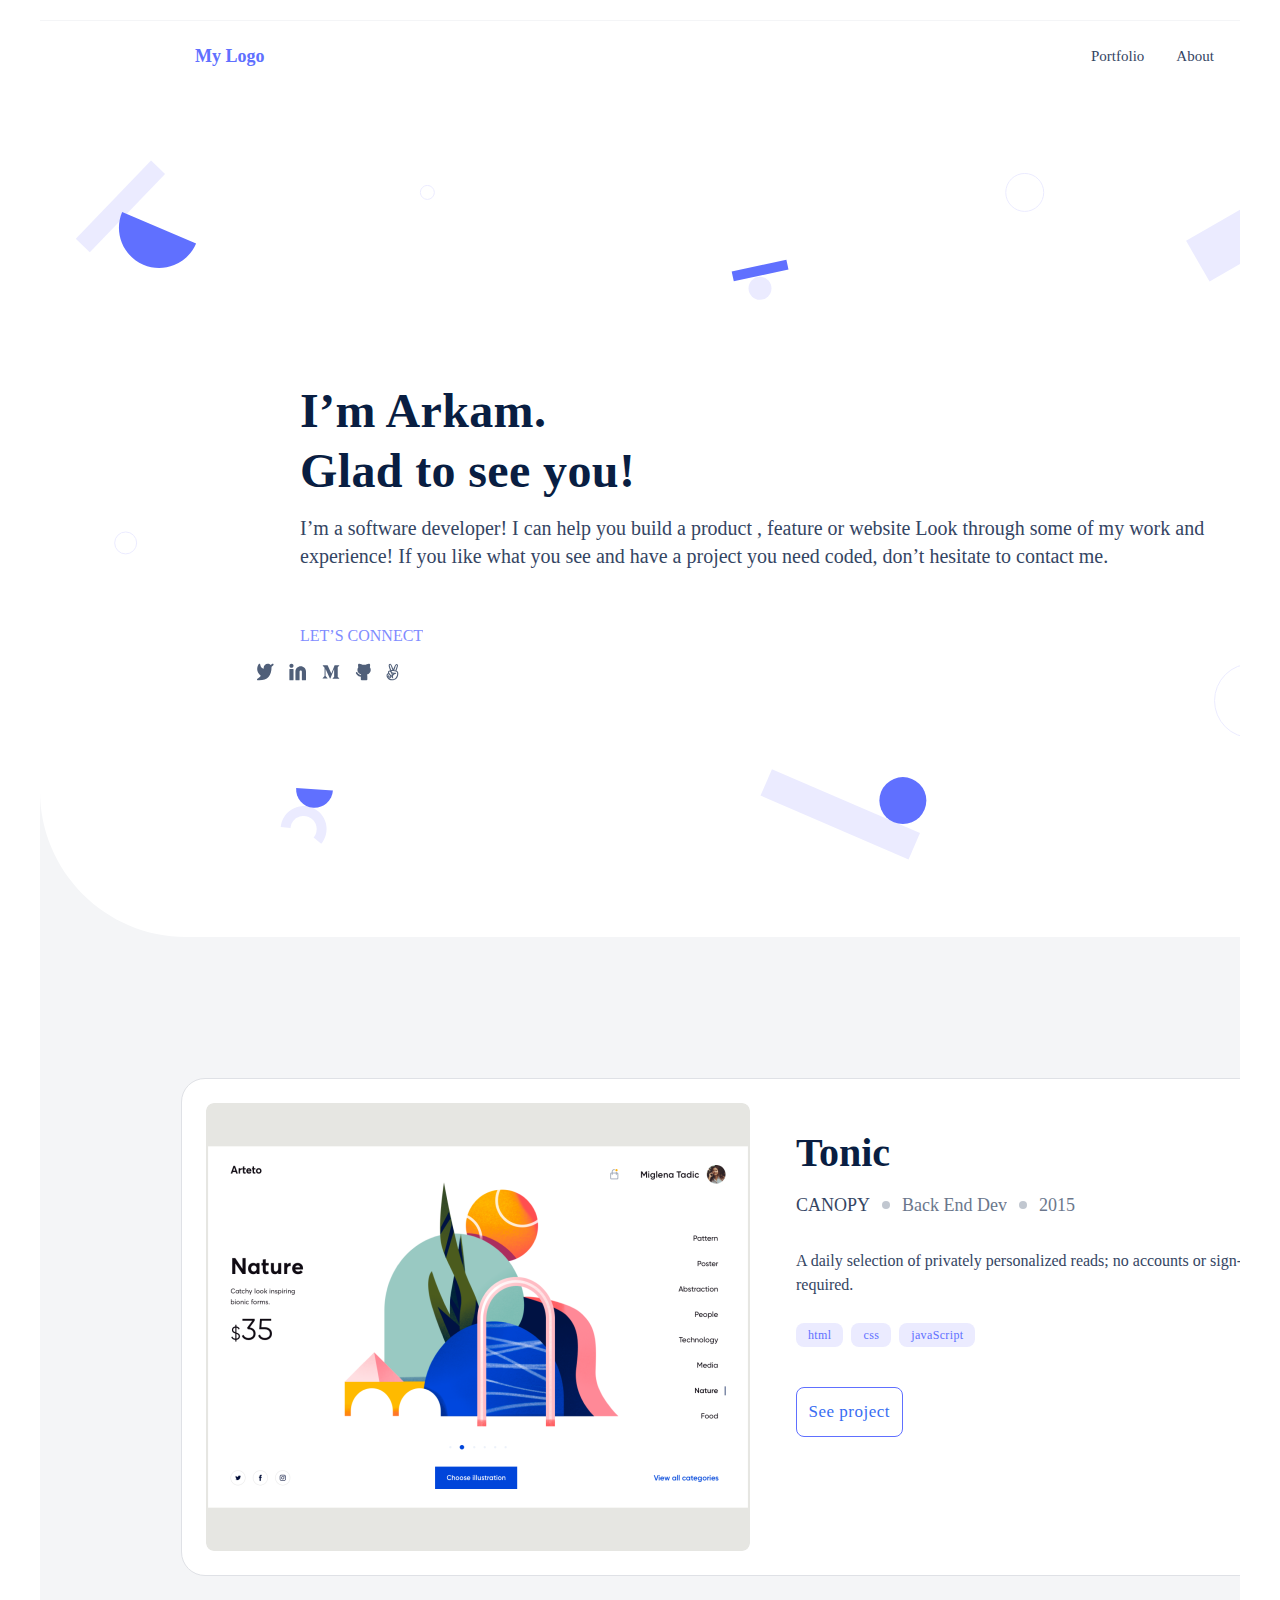
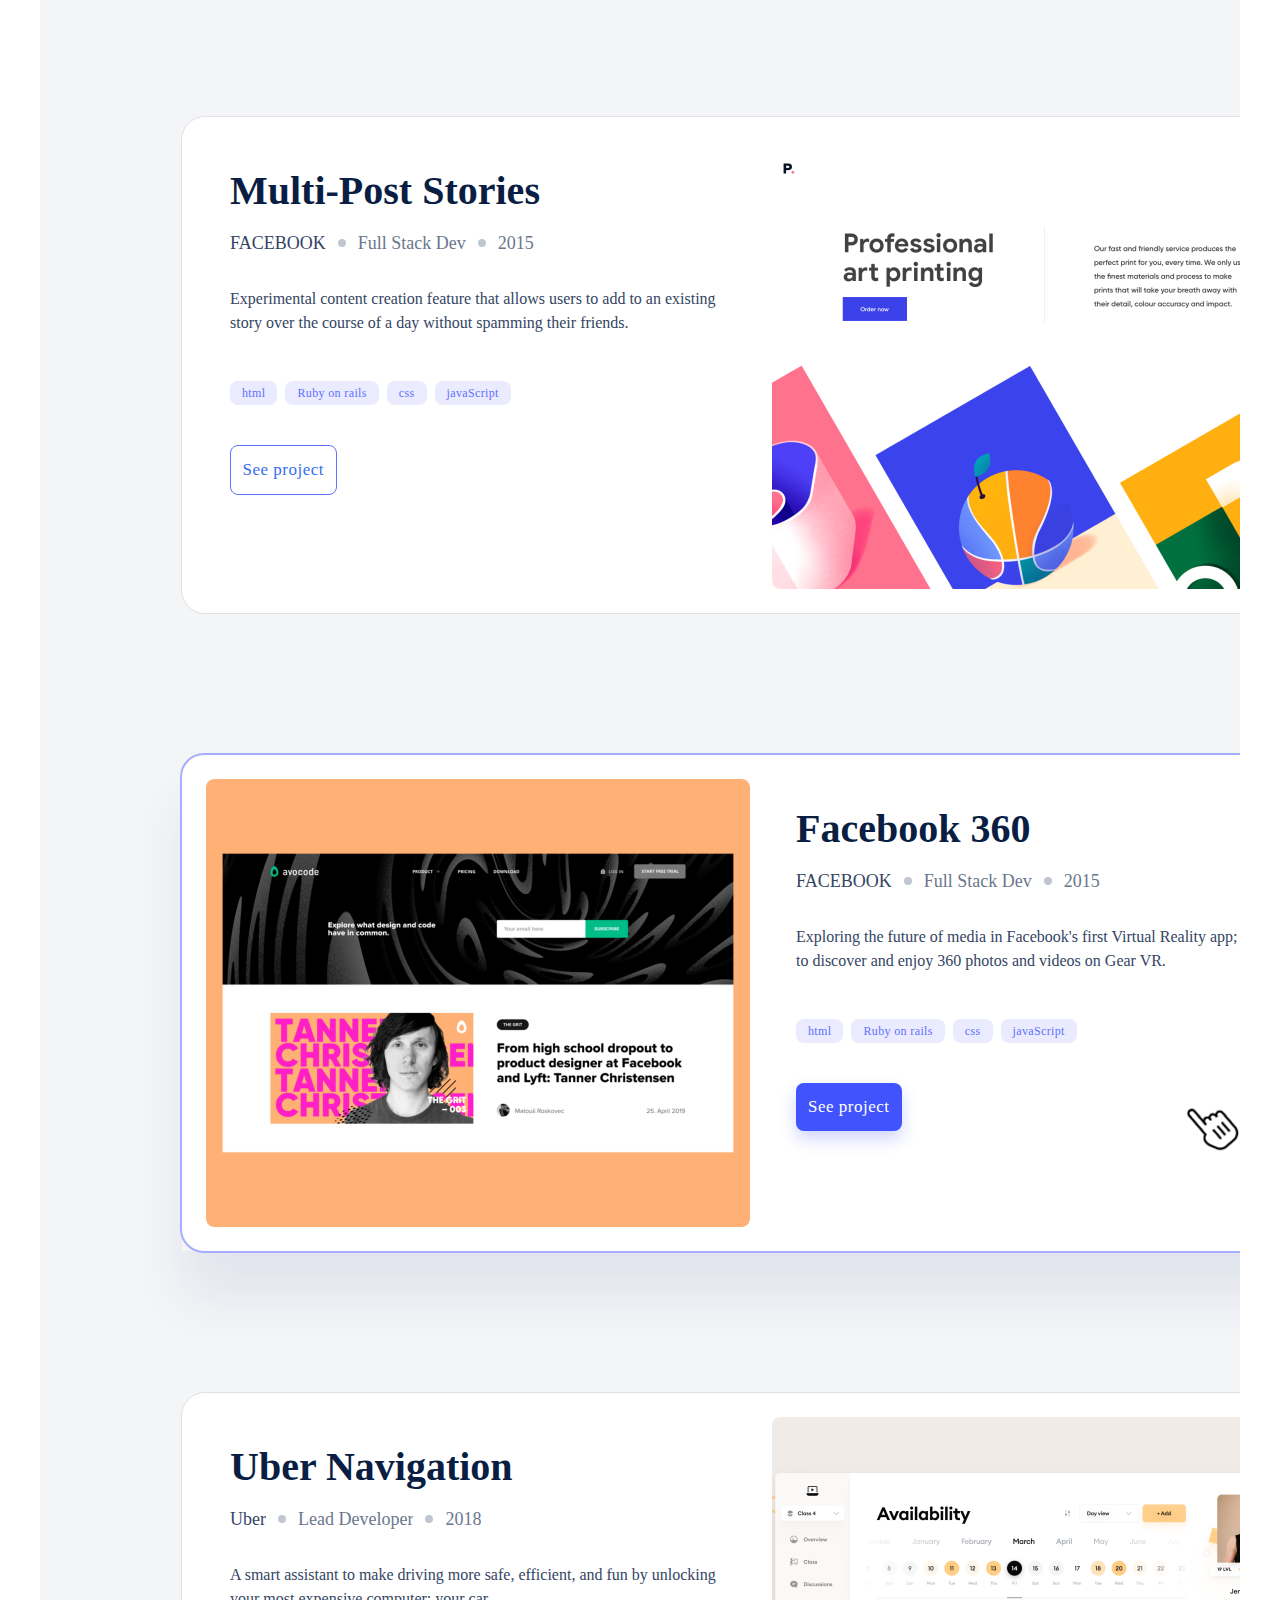
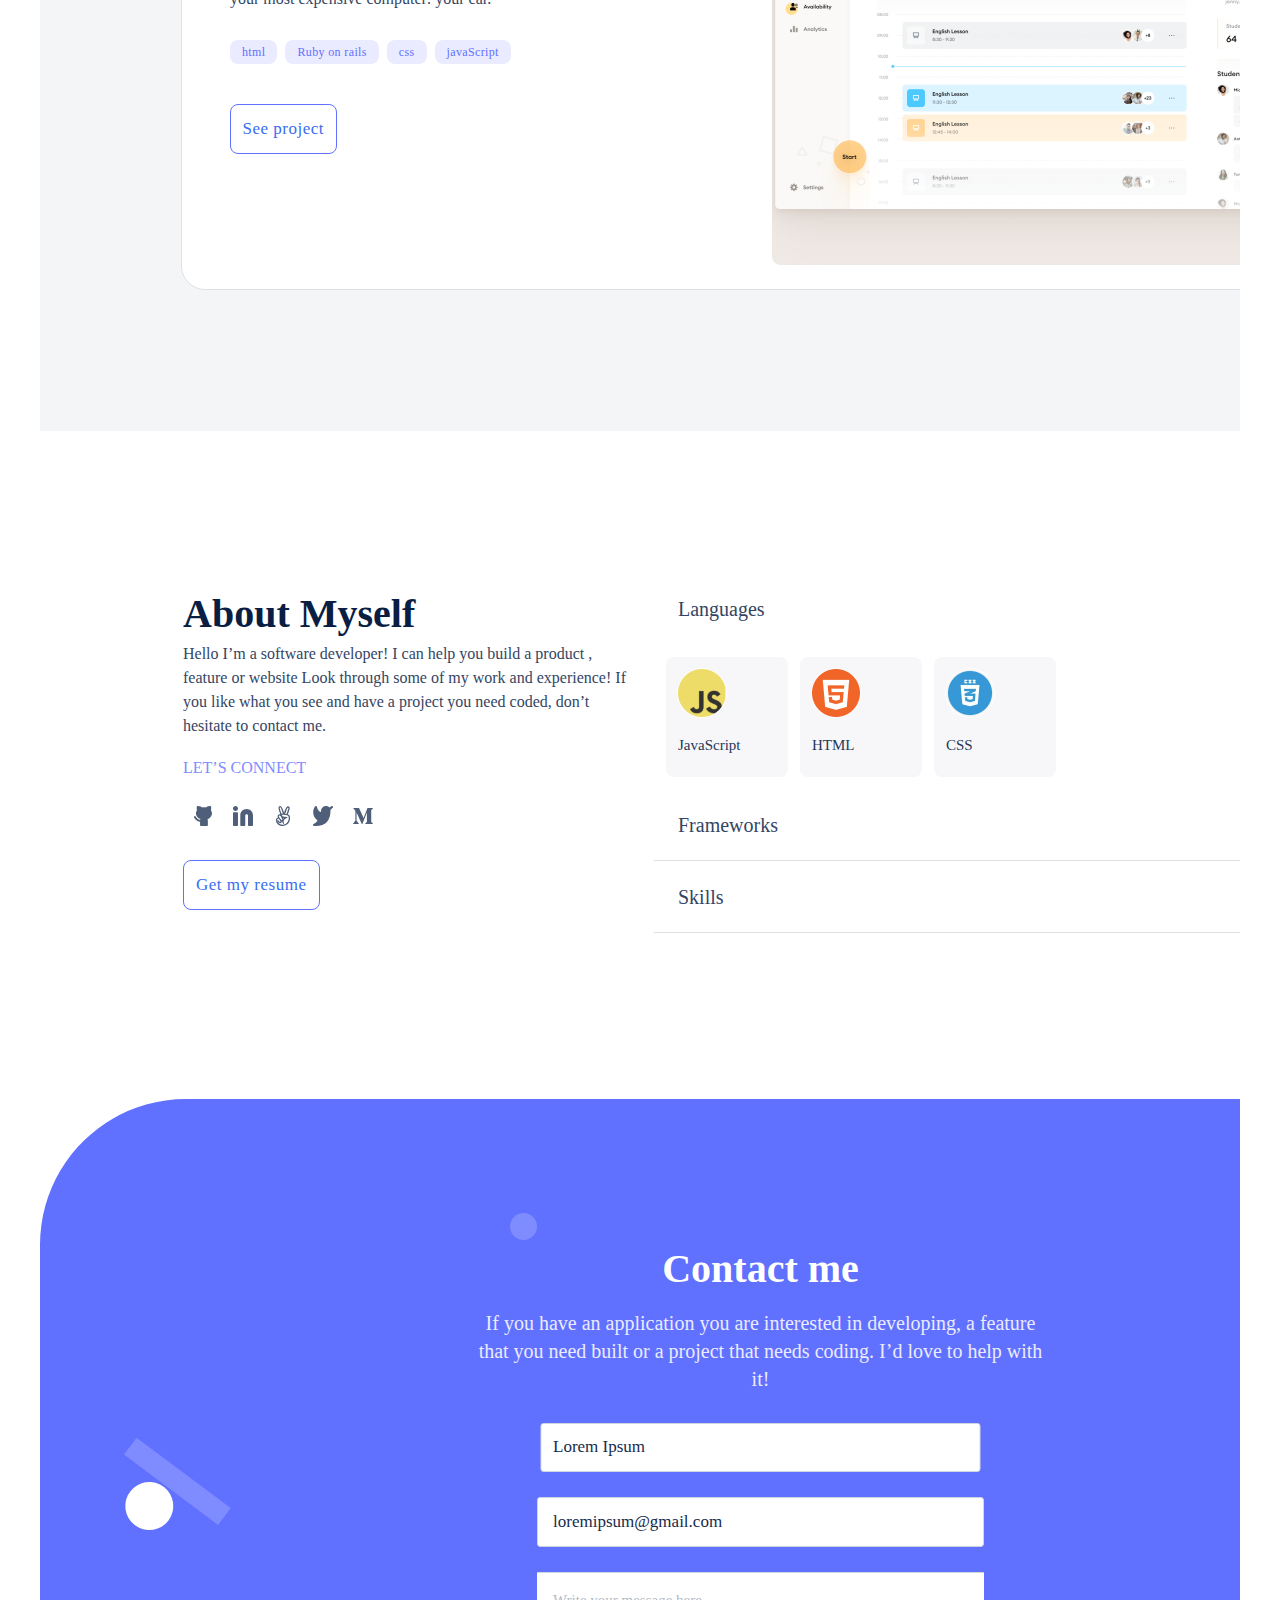
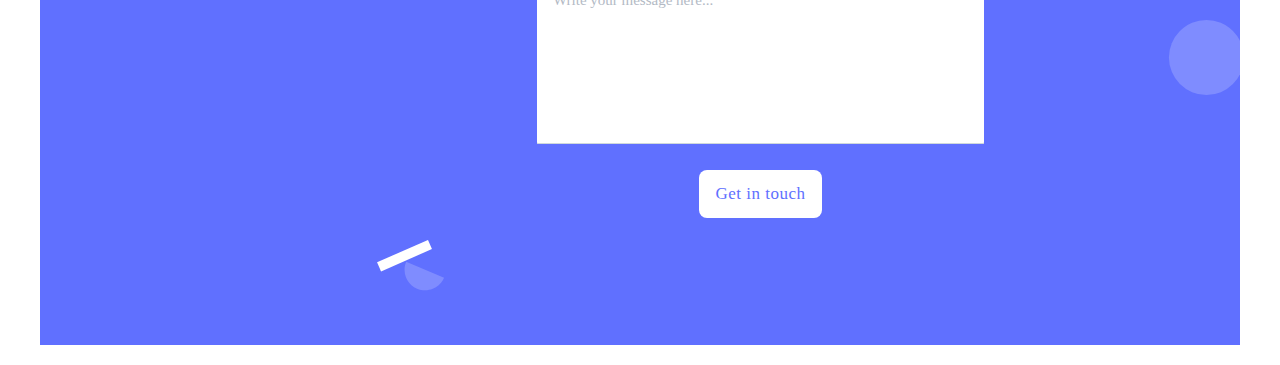
<file: website-main-page/index.html>
<!DOCTYPE html>
<html>
  <head>
    <meta charset="utf-8" />
    <meta name="viewport" content="initial-scale=1, width=device-width" />

    <link rel="stylesheet" href="./global.css" />
    <link rel="stylesheet" href="./index.css" />
    <link
      rel="stylesheet"
      href="https://fonts.googleapis.com/css2?family=Poppins:wght@400;500;700&display=swap"
    />
  </head>
  <body>
    <div class="template-1-main">
      <img
        class="header-background-shape-deskto"
        alt=""
        src="./public/header-background-shapedesktop.svg"
      />

      <img
        class="about-myself-background-sha"
        alt=""
        src="./public/about-myself--background-shape-desktop.svg"
      />

      <img
        class="contact-form-background-shape"
        alt=""
        src="./public/contact-form-backgroundshapedesktop.svg"
      />

      <div class="left-block">
        <div class="text">
          <b class="primary-text">Contact me</b>
          <div class="primary-text1">
            If you have an application you are interested in developing, a
            feature that you need built or a project that needs coding. I’d love
            to help with it!
          </div>
          <div class="form">
            <div class="text-fieldactivated">
              <img
                class="containerbasic-icon"
                alt=""
                src="./public/containerbasic.svg"
              />

              <div class="input-text">Lorem Ipsum</div>
            </div>
            <div class="text-fieldactivated">
              <img
                class="containerbasic-icon1"
                alt=""
                src="./public/containerbasic.svg"
              />

              <div class="input-text">loremipsum@gmail.com</div>
            </div>
            <div class="text-area">
              <div class="containerbasic">
                <div class="container"></div>
              </div>
              <div class="input-text2">Write your message here...</div>
            </div>
            <div class="normal-buttonprimaryenabled">
              <div class="get-in-touch">Get in touch</div>
            </div>
          </div>
        </div>
      </div>
      <div class="left-block1">
        <div class="text1">
          <b class="primary-text2">About Myself</b>
          <div class="primary-text3">
            Hello I’m a software developer! I can help you build a product ,
            feature or website Look through some of my work and experience! If
            you like what you see and have a project you need coded, don’t
            hesitate to contact me.
          </div>
          <div class="social-media">
            <div class="supporting-text">
              <div class="lets-connect">LET’S CONNECT</div>
            </div>
            <div class="supporting-text">
              <div class="normal-buttontertiarydisable">
                <img
                  class="iconsicon-github"
                  alt=""
                  src="./public/iconsicon-github.svg"
                />
              </div>
              <div class="normal-buttontertiarydisable">
                <img
                  class="iconsicon-github"
                  alt=""
                  src="./public/iconsicon--linkedin.svg"
                />
              </div>
              <div class="normal-buttontertiarydisable">
                <img
                  class="iconsicon-github"
                  alt=""
                  src="./public/iconsicon--angelist.svg"
                />
              </div>
              <div class="normal-buttontertiarydisable">
                <img
                  class="iconsicon-github"
                  alt=""
                  src="./public/iconsicon--twitter.svg"
                />
              </div>
              <div class="normal-buttontertiarydisable">
                <img
                  class="iconsicon-github"
                  alt=""
                  src="./public/iconsicon--medium.svg"
                />
              </div>
            </div>
          </div>
        </div>
        <div class="normal-buttonsecondaryenable">
          <div class="get-in-touch">Get my resume</div>
        </div>
      </div>
      <div class="list-portoflio">
        <div class="portoflio-cardenabled">
          <div class="containerbasic1">
            <div class="container1"></div>
          </div>
          <div class="primary-text4"></div>
          <div class="left-block2">
            <div class="text1">
              <b class="project-title">Tonic</b>
              <div class="client-parent">
                <div class="client">
                  <div class="lets-connect">CANOPY</div>
                </div>
                <div class="counter"></div>
                <div class="role">
                  <div class="text3">Back End Dev</div>
                </div>
                <div class="counter"></div>
                <div class="role">
                  <div class="text3">2015</div>
                </div>
              </div>
            </div>
            <div class="primary-text6">
              A daily selection of privately personalized reads; no accounts or
              sign-ups required.
            </div>
            <div class="tags">
              <div class="tag">
                <div class="html">html</div>
              </div>
              <div class="tag">
                <div class="html">css</div>
              </div>
              <div class="tag">
                <div class="html">javaScript</div>
              </div>
            </div>
            <div class="action">
              <div class="normal-buttonsecondaryenable1">
                <div class="get-in-touch">See project</div>
              </div>
            </div>
          </div>
          <img
            class="snapshoot-portfolio-icon"
            alt=""
            src="./public/snapshoot-portfolio@2x.png"
          />
        </div>
        <div class="portoflio-cardenabled">
          <div class="containerbasic1">
            <div class="container1"></div>
          </div>
          <div class="primary-text4"></div>
          <div class="left-block3">
            <div class="text1">
              <b class="project-title">Multi-Post Stories</b>
              <div class="client-parent">
                <div class="client">
                  <div class="lets-connect">FACEBOOK</div>
                </div>
                <div class="counter"></div>
                <div class="role">
                  <div class="text3">Full Stack Dev</div>
                </div>
                <div class="counter"></div>
                <div class="role">
                  <div class="text3">2015</div>
                </div>
              </div>
            </div>
            <div class="primary-text9">
              Experimental content creation feature that allows users to add to
              an existing story over the course of a day without spamming their
              friends.
            </div>
            <div class="tags">
              <div class="tag">
                <div class="html">html</div>
              </div>
              <div class="tag">
                <div class="html">Ruby on rails</div>
              </div>
              <div class="tag">
                <div class="html">css</div>
              </div>
              <div class="tag">
                <div class="html">javaScript</div>
              </div>
            </div>
            <div class="action">
              <div class="normal-buttonsecondaryenable1">
                <div class="get-in-touch">See project</div>
              </div>
            </div>
          </div>
          <img
            class="snapshoot-portfolio-icon1"
            alt=""
            src="./public/snapshoot-portfolio1@2x.png"
          />
        </div>
        <div class="portoflio-cardhover">
          <div class="containerbasic1">
            <div class="container3"></div>
          </div>
          <div class="primary-text4"></div>
          <div class="left-block2">
            <div class="text1">
              <b class="project-title">Facebook 360</b>
              <div class="client-parent">
                <div class="client">
                  <div class="lets-connect">FACEBOOK</div>
                </div>
                <div class="counter"></div>
                <div class="role">
                  <div class="text3">Full Stack Dev</div>
                </div>
                <div class="counter"></div>
                <div class="role">
                  <div class="text3">2015</div>
                </div>
              </div>
            </div>
            <div class="primary-text9">
              Exploring the future of media in Facebook's first Virtual Reality
              app; a place to discover and enjoy 360 photos and videos on Gear
              VR.
            </div>
            <div class="tags">
              <div class="tag">
                <div class="html">html</div>
              </div>
              <div class="tag">
                <div class="html">Ruby on rails</div>
              </div>
              <div class="tag">
                <div class="html">css</div>
              </div>
              <div class="tag">
                <div class="html">javaScript</div>
              </div>
            </div>
            <div class="action2">
              <div class="normal-buttonprimaryhover">
                <div class="get-in-touch">See project</div>
              </div>
              <img
                class="hand-cursor-1-icon"
                alt=""
                src="./public/handcursor-1@2x.png"
              />
            </div>
          </div>
          <img
            class="snapshoot-portfolio-icon"
            alt=""
            src="./public/snapshoot-portfolio2@2x.png"
          />
        </div>
        <div class="portoflio-cardenabled">
          <div class="containerbasic1">
            <div class="container1"></div>
          </div>
          <div class="primary-text4"></div>
          <div class="left-block3">
            <div class="text1">
              <b class="project-title">Uber Navigation</b>
              <div class="client-parent">
                <div class="client">
                  <div class="lets-connect">Uber</div>
                </div>
                <div class="counter"></div>
                <div class="role">
                  <div class="text3">Lead Developer</div>
                </div>
                <div class="counter"></div>
                <div class="role">
                  <div class="text3">2018</div>
                </div>
              </div>
            </div>
            <div class="primary-text15">
              A smart assistant to make driving more safe, efficient, and fun by
              unlocking your most expensive computer: your car.
            </div>
            <div class="tags">
              <div class="tag">
                <div class="html">html</div>
              </div>
              <div class="tag">
                <div class="html">Ruby on rails</div>
              </div>
              <div class="tag">
                <div class="html">css</div>
              </div>
              <div class="tag">
                <div class="html">javaScript</div>
              </div>
            </div>
            <div class="action">
              <div class="normal-buttonsecondaryenable1">
                <div class="get-in-touch">See project</div>
              </div>
            </div>
          </div>
          <img
            class="snapshoot-portfolio-icon1"
            alt=""
            src="./public/snapshoot-portfolio3@2x.png"
          />
        </div>
      </div>
      <div class="skill-list">
        <div class="frame-parent">
          <div class="languages-parent">
            <div class="languages">Languages</div>
            <div class="normal-buttontertiarydisable4">
              <img
                class="iconsicon-github"
                alt=""
                src="./public/iconsicon--chevron--down--larger.svg"
              />
            </div>
            <div class="separator-bottom"></div>
          </div>
          <div class="langguage-list">
            <div class="ellipse-parent">
              <img class="frame-child" alt="" src="./public/ellipse-1@2x.png" />

              <div class="javascript4">JavaScript</div>
            </div>
            <div class="ellipse-parent">
              <img
                class="frame-child"
                alt=""
                src="./public/ellipse-11@2x.png"
              />

              <div class="javascript4">HTML</div>
            </div>
            <div class="ellipse-parent">
              <img
                class="frame-child"
                alt=""
                src="./public/ellipse-12@2x.png"
              />

              <div class="javascript4">CSS</div>
            </div>
          </div>
        </div>
        <div class="languages-parent">
          <div class="languages">Frameworks</div>
          <div class="normal-buttontertiarydisable4">
            <img
              class="iconsicon-github"
              alt=""
              src="./public/iconsicon--chevron--right--larger.svg"
            />
          </div>
          <div class="separator-bottom1"></div>
        </div>
        <div class="languages-parent">
          <div class="languages">Skills</div>
          <div class="normal-buttontertiarydisable4">
            <img
              class="iconsicon-github"
              alt=""
              src="./public/iconsicon--chevron--right--larger.svg"
            />
          </div>
          <div class="separator-bottom1"></div>
        </div>
      </div>
      <div class="header">
        <div class="text14">
          <b class="primary-text16">
            <span class="primary-text-txt-container">
              <p class="im-arkam">I’m Arkam.</p>
              <p class="im-arkam">Glad to see you!</p>
            </span>
          </b>
          <div class="primary-text17">
            I’m a software developer! I can help you build a product , feature
            or website Look through some of my work and experience! If you like
            what you see and have a project you need coded, don’t hesitate to
            contact me.
          </div>
          <div class="social-media1">
            <div class="supporting-text">
              <div class="lets-connect">LET’S CONNECT</div>
            </div>
          </div>
        </div>
      </div>
      <img class="header-bg-icon" alt="" src="./public/header-bg.svg" />

      <img
        class="contact-form-background-shapes"
        alt=""
        src="./public/contact-form-background-shapes.svg"
      />

      <img
        class="social-media-icons"
        alt=""
        src="./public/social-media-icons.svg"
      />

      <div class="top-naviagation">
        <div class="logo-placeholder">
          <b class="my-logo">My Logo</b>
        </div>
        <div class="item-navigation">
          <div class="portfolio-wrapper">
            <div class="portfolio">Portfolio</div>
          </div>
          <div class="portfolio-wrapper">
            <div class="portfolio">About</div>
          </div>
          <div class="portfolio-wrapper">
            <div class="portfolio">Contact</div>
          </div>
        </div>
      </div>
    </div>
  </body>
</html>
</file>
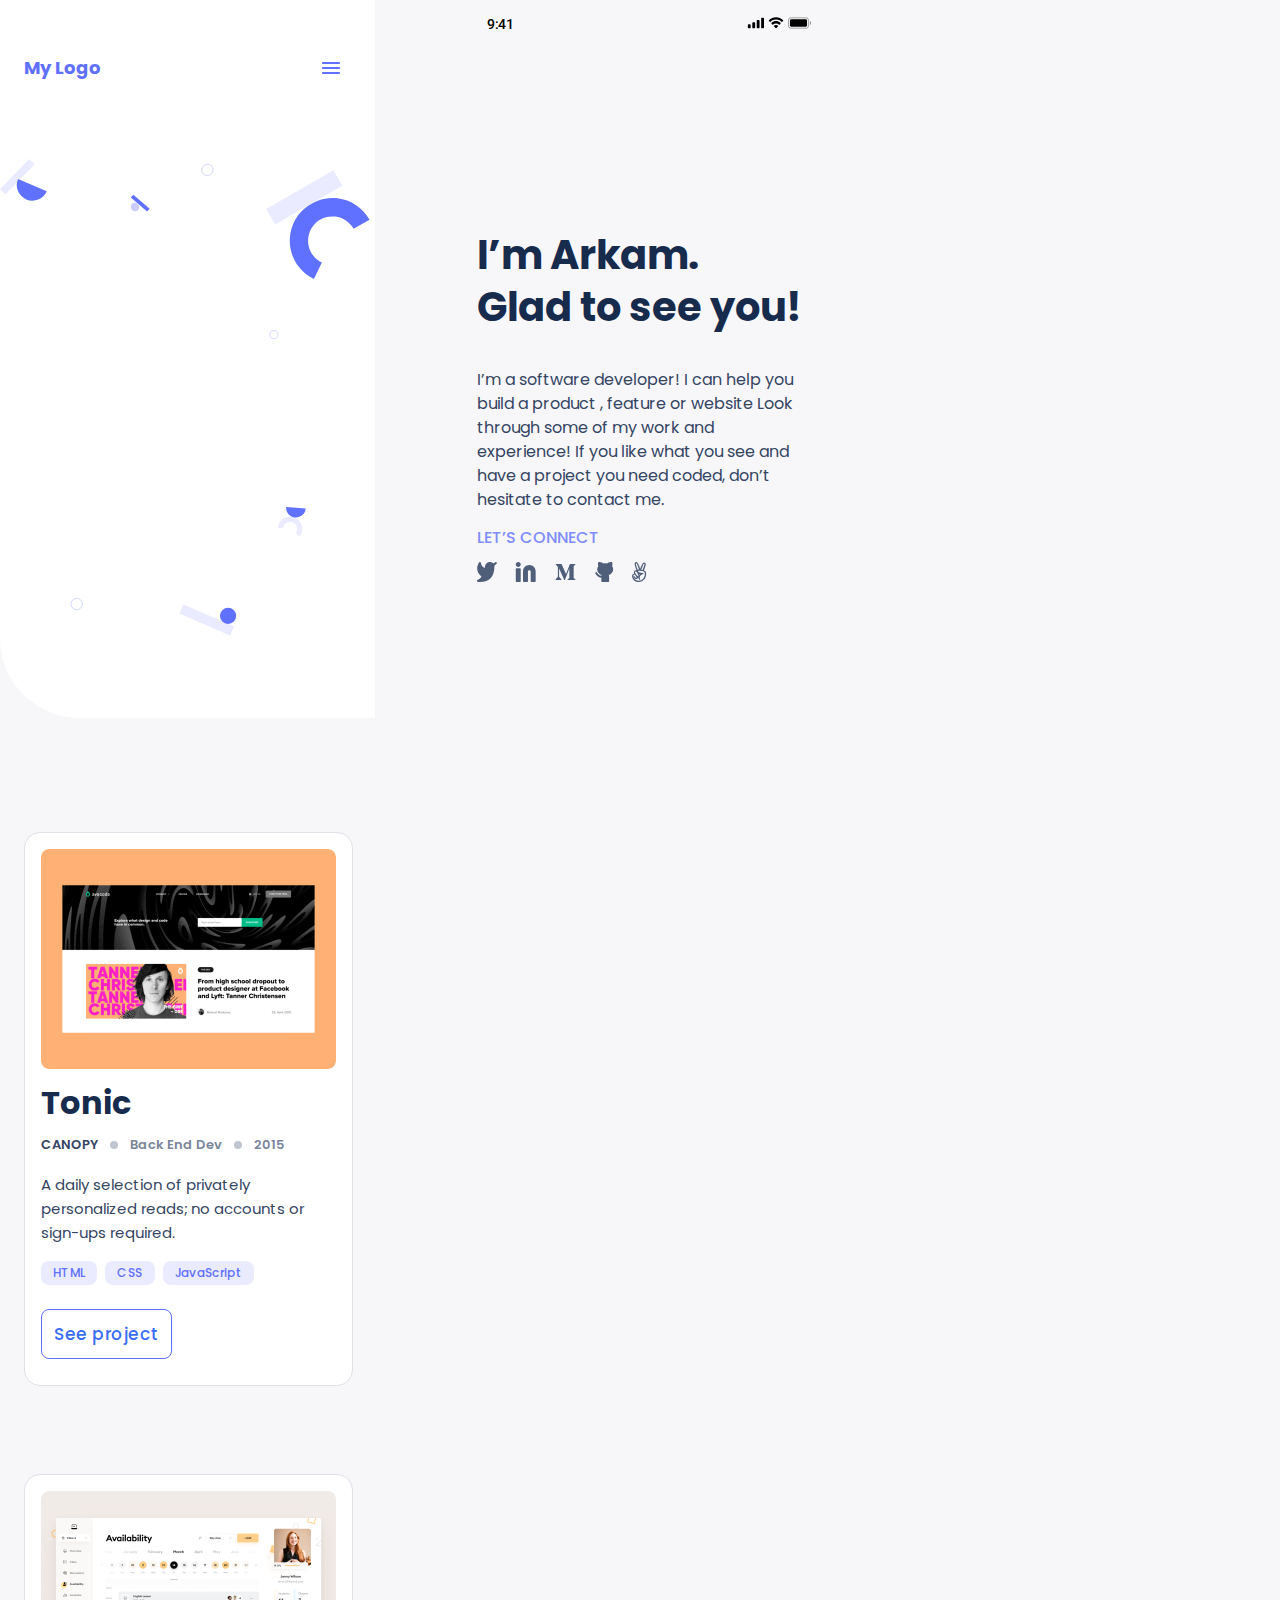
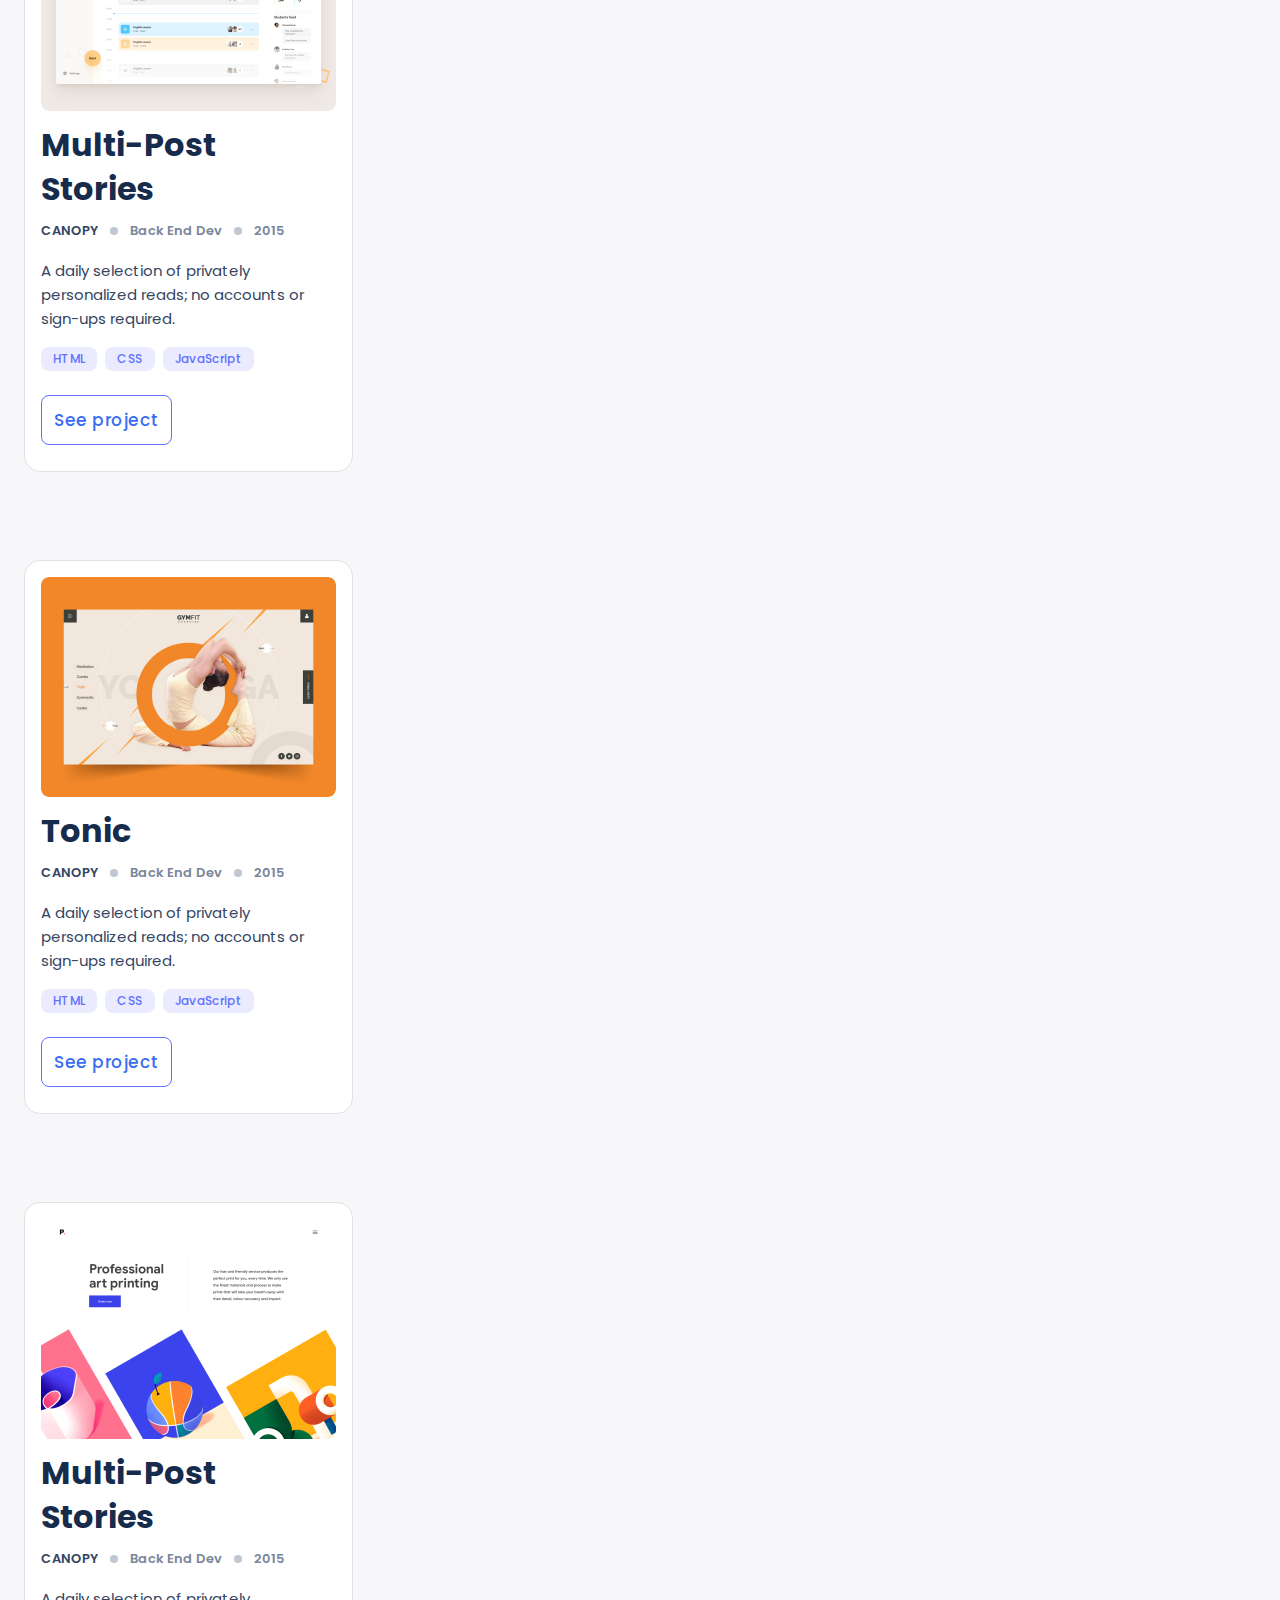
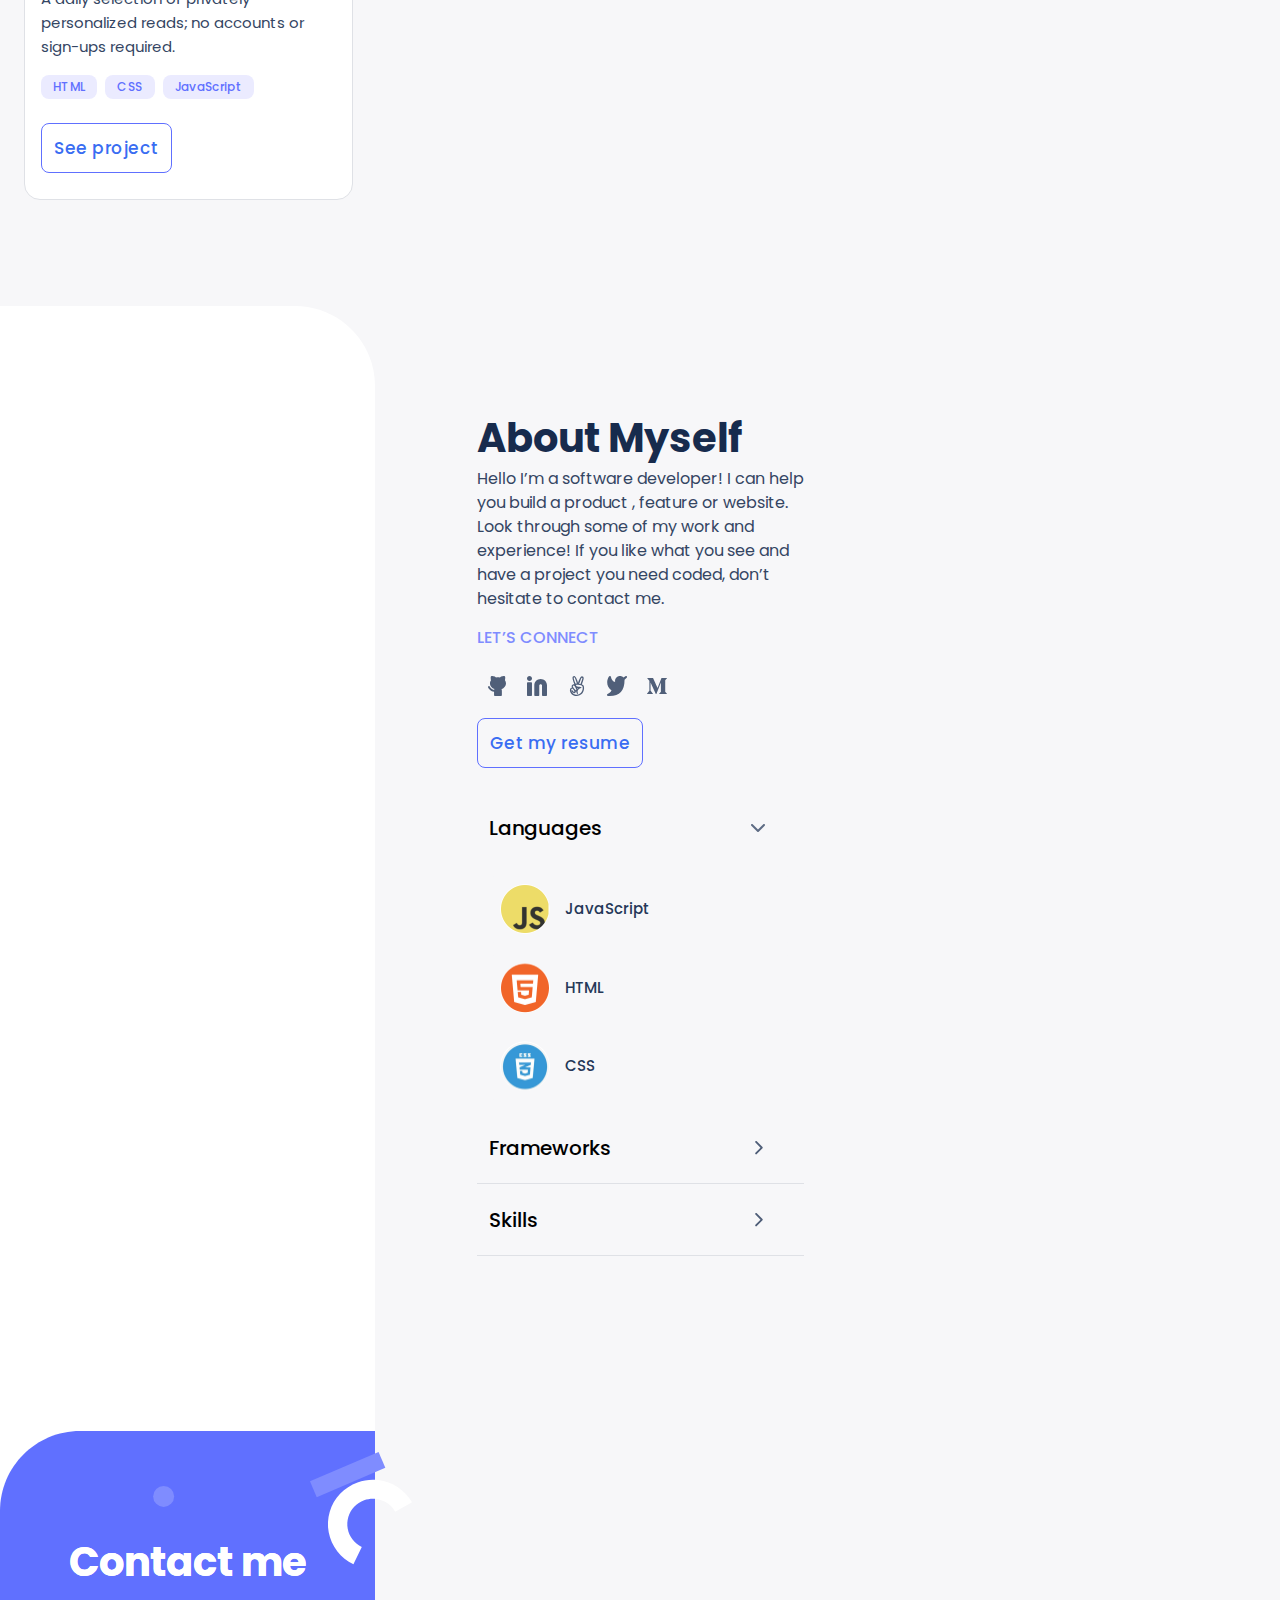
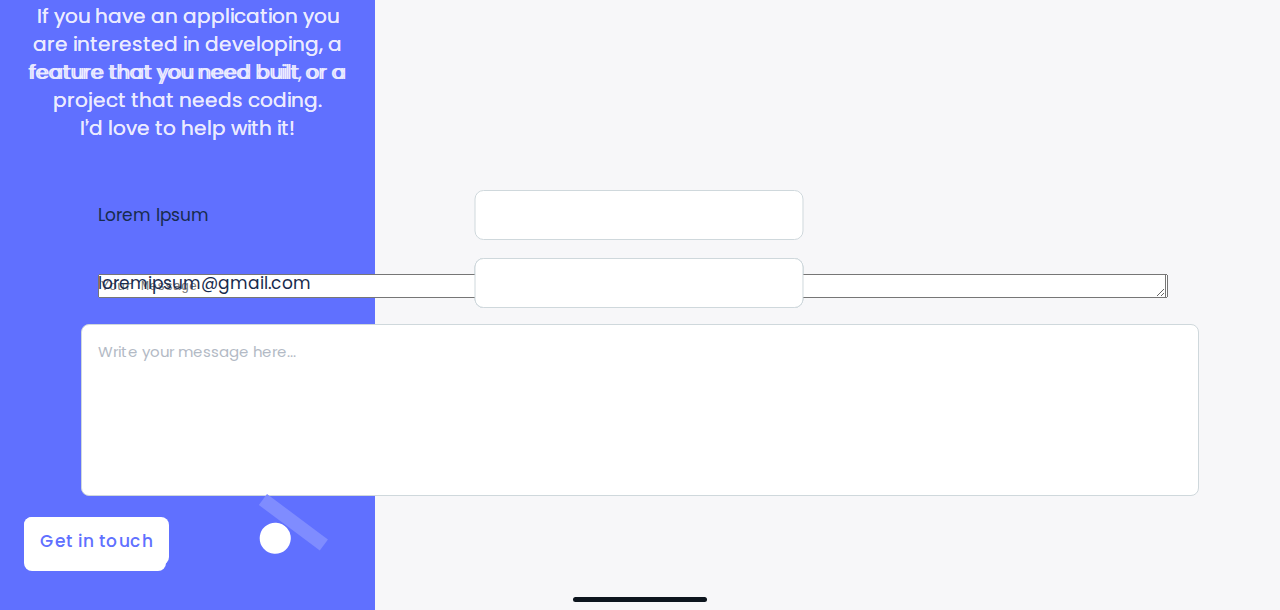
<file: mobile-main-page/template-1-mobile-main.html>
<!DOCTYPE html>
<html>
  <head>
    <meta charset="utf-8" />
    <meta name="viewport" content="initial-scale=1, width=device-width" />

    <link rel="stylesheet" href="./global.css" />
    <link rel="stylesheet" href="./template-1-mobile-main.css" />
    <link
      rel="stylesheet"
      href="https://fonts.googleapis.com/css2?family=Poppins:wght@400;500;600;700&display=swap"
    />
    <link
      rel="stylesheet"
      href="https://fonts.googleapis.com/css2?family=Roboto:wght@500&display=swap"
    />
  </head>
  <body>
    <div class="template-1-mobile-main">
      <img
        class="header-background-mobile-icon"
        alt=""
        src="./public/headerbackgroundmobile.svg"
      />

      <img
        class="header-shapes-mobile-icon"
        alt=""
        src="./public/headershapes-mobile.svg"
      />

      <img
        class="base-about-my-self"
        alt=""
        src="./public/base-about-my-self.svg"
      />

      <img class="contact-me-icon" alt="" src="./public/contact-me.svg" />

      <div class="text-area1">
        <div class="containerbasic5">
          <div class="container5"></div>
        </div>
        <div class="input-text3">Write your message here...</div>
      </div>
      <div class="text-fieldactivated2">
        <img
          class="containerbasic-icon2"
          alt=""
          src="./public/containerbasic1.svg"
        />

        <div class="input-text4">Lorem Ipsum</div>
      </div>
      <img
        class="contact-form-shapes-mobile"
        alt=""
        src="./public/contact-form-shapesmobile.svg"
      />

      <div class="headline">
        <b class="primary-text18">
          <span class="primary-text-txt-container1">
            <p class="multi-post">I’m Arkam.</p>
            <p class="multi-post">Glad to see you!</p>
          </span>
        </b>
        <div class="primary-text19">
          I’m a software developer! I can help you build a product , feature or
          website Look through some of my work and experience! If you like what
          you see and have a project you need coded, don’t hesitate to contact
          me.
        </div>
        <div class="social-media2">
          <div class="normal-buttontertiarydisable-group">
            <div class="lets-connect2">LET’S CONNECT</div>
          </div>
        </div>
        <img
          class="social-media-icons1"
          alt=""
          src="./public/social-media-icons1.svg"
        />
      </div>
      <div class="about-my-self">
        <div class="top">
          <b class="primary-text20">About Myself</b>
          <div class="primary-text21">
            Hello I’m a software developer! I can help you build a product ,
            feature or website. Look through some of my work and experience! If
            you like what you see and have a project you need coded, don’t
            hesitate to contact me.
          </div>
          <div class="social-media3">
            <div class="normal-buttontertiarydisable-group">
              <div class="lets-connect2">LET’S CONNECT</div>
            </div>
            <div class="normal-buttontertiarydisable-group">
              <div class="normal-buttontertiarydisable7">
                <img
                  class="iconsicon-menu"
                  alt=""
                  src="./public/iconsicon-github1.svg"
                />
              </div>
              <div class="normal-buttontertiarydisable7">
                <img
                  class="iconsicon-menu"
                  alt=""
                  src="./public/iconsicon--linkedin1.svg"
                />
              </div>
              <div class="normal-buttontertiarydisable7">
                <img
                  class="iconsicon-menu"
                  alt=""
                  src="./public/iconsicon--angelist1.svg"
                />
              </div>
              <div class="normal-buttontertiarydisable7">
                <img
                  class="iconsicon-menu"
                  alt=""
                  src="./public/iconsicon--twitter1.svg"
                />
              </div>
              <div class="normal-buttontertiarydisable7">
                <img
                  class="iconsicon-menu"
                  alt=""
                  src="./public/iconsicon--medium.svg"
                />
              </div>
            </div>
          </div>
          <div class="normal-buttonsecondaryenable4">
            <div class="get-my-resume1">Get my resume</div>
          </div>
        </div>
        <div class="skill-list1">
          <div class="frame-group">
            <div class="languages-group">
              <div class="languages1">Languages</div>
              <div class="normal-buttontertiarydisable11">
                <img
                  class="iconsicon-menu"
                  alt=""
                  src="./public/iconsicon--chevron--down--larger.svg"
                />
              </div>
              <div class="separator-bottom3"></div>
            </div>
            <div class="langguage-list1">
              <div class="html-parent">
                <img
                  class="ellipse-icon"
                  alt=""
                  src="./public/ellipse-1@2x.png"
                />

                <div class="javascript5">JavaScript</div>
              </div>
              <div class="html-parent">
                <div class="javascript5">HTML</div>
                <img
                  class="ellipse-icon"
                  alt=""
                  src="./public/ellipse-13@2x.png"
                />
              </div>
              <div class="html-parent">
                <div class="javascript5">CSS</div>
                <img
                  class="ellipse-icon"
                  alt=""
                  src="./public/ellipse-14@2x.png"
                />
              </div>
            </div>
          </div>
          <div class="languages-group">
            <div class="languages1">Frameworks</div>
            <div class="normal-buttontertiarydisable11">
              <img
                class="iconsicon-menu"
                alt=""
                src="./public/iconsicon--chevron--right--larger1.svg"
              />
            </div>
            <div class="separator-bottom4"></div>
          </div>
          <div class="languages-group">
            <div class="languages1">Skills</div>
            <div class="normal-buttontertiarydisable11">
              <img
                class="iconsicon-menu"
                alt=""
                src="./public/iconsicon--chevron--right--larger1.svg"
              />
            </div>
            <div class="separator-bottom4"></div>
          </div>
        </div>
      </div>
      <div class="works">
        <div class="card-works">
          <img
            class="snapshoot-portfolio-icon4"
            alt=""
            src="./public/snapshoot-portfolio4@2x.png"
          />

          <div class="top">
            <div class="top">
              <b class="project-title4">Tonic</b>
              <div class="client-parent1">
                <div class="client4">
                  <div class="text15">CANOPY</div>
                </div>
                <div class="counter8"></div>
                <div class="role4">
                  <div class="text15">Back End Dev</div>
                </div>
                <div class="counter8"></div>
                <div class="role4">
                  <div class="text15">2015</div>
                </div>
              </div>
            </div>
            <div class="primary-text23">
              A daily selection of privately personalized reads; no accounts or
              sign-ups required.
            </div>
            <div class="tags4">
              <div class="tag15">
                <div class="html6">HTML</div>
              </div>
              <div class="tag15">
                <div class="html6">CSS</div>
              </div>
              <div class="tag15">
                <div class="html6">JavaScript</div>
              </div>
            </div>
            <div class="action4">
              <div class="normal-buttonsecondaryenable5">
                <div class="get-my-resume1">See project</div>
              </div>
            </div>
          </div>
        </div>
        <div class="card-works">
          <img
            class="snapshoot-portfolio-icon4"
            alt=""
            src="./public/snapshoot-portfolio5@2x.png"
          />

          <div class="top">
            <div class="top">
              <b class="project-title5">
                <p class="multi-post">Multi-Post</p>
                <p class="multi-post">Stories</p>
              </b>
              <div class="client-parent1">
                <div class="client4">
                  <div class="text15">CANOPY</div>
                </div>
                <div class="counter8"></div>
                <div class="role4">
                  <div class="text15">Back End Dev</div>
                </div>
                <div class="counter8"></div>
                <div class="role4">
                  <div class="text15">2015</div>
                </div>
              </div>
            </div>
            <div class="primary-text23">
              A daily selection of privately personalized reads; no accounts or
              sign-ups required.
            </div>
            <div class="tags4">
              <div class="tag15">
                <div class="html6">HTML</div>
              </div>
              <div class="tag15">
                <div class="html6">CSS</div>
              </div>
              <div class="tag15">
                <div class="html6">JavaScript</div>
              </div>
            </div>
            <div class="action4">
              <div class="normal-buttonsecondaryenable5">
                <div class="get-my-resume1">See project</div>
              </div>
            </div>
          </div>
        </div>
        <div class="card-works">
          <img
            class="snapshoot-portfolio-icon4"
            alt=""
            src="./public/snapshoot-portfolio6@2x.png"
          />

          <div class="top">
            <div class="top">
              <b class="project-title4">Tonic</b>
              <div class="client-parent1">
                <div class="client4">
                  <div class="text15">CANOPY</div>
                </div>
                <div class="counter8"></div>
                <div class="role4">
                  <div class="text15">Back End Dev</div>
                </div>
                <div class="counter8"></div>
                <div class="role4">
                  <div class="text15">2015</div>
                </div>
              </div>
            </div>
            <div class="primary-text23">
              A daily selection of privately personalized reads; no accounts or
              sign-ups required.
            </div>
            <div class="tags4">
              <div class="tag15">
                <div class="html6">HTML</div>
              </div>
              <div class="tag15">
                <div class="html6">CSS</div>
              </div>
              <div class="tag15">
                <div class="html6">JavaScript</div>
              </div>
            </div>
            <div class="action4">
              <div class="normal-buttonsecondaryenable5">
                <div class="get-my-resume1">See project</div>
              </div>
            </div>
          </div>
        </div>
        <div class="card-works">
          <img
            class="snapshoot-portfolio-icon4"
            alt=""
            src="./public/snapshoot-portfolio7@2x.png"
          />

          <div class="top">
            <div class="top">
              <b class="project-title5">
                <p class="multi-post">Multi-Post</p>
                <p class="multi-post">Stories</p>
              </b>
              <div class="client-parent1">
                <div class="client4">
                  <div class="text15">CANOPY</div>
                </div>
                <div class="counter8"></div>
                <div class="role4">
                  <div class="text15">Back End Dev</div>
                </div>
                <div class="counter8"></div>
                <div class="role4">
                  <div class="text15">2015</div>
                </div>
              </div>
            </div>
            <div class="primary-text23">
              A daily selection of privately personalized reads; no accounts or
              sign-ups required.
            </div>
            <div class="tags4">
              <div class="tag15">
                <div class="html6">HTML</div>
              </div>
              <div class="tag15">
                <div class="html6">CSS</div>
              </div>
              <div class="tag15">
                <div class="html6">JavaScript</div>
              </div>
            </div>
            <div class="action4">
              <div class="normal-buttonsecondaryenable5">
                <div class="get-my-resume1">See project</div>
              </div>
            </div>
          </div>
        </div>
      </div>
      <b class="primary-text30">Contact me</b>
      <div class="primary-text31">
        <p class="multi-post">
          If you have an application you are interested in developing, a feature
          that you need built or a project that needs coding.
        </p>
        <p class="multi-post">I’d love to help with it!</p>
      </div> <div class="contact-form">
        <b class="primary-text30">Contact me</b>
        <div class="primary-text31">
          <p class="multi-post">
            If you have an application you are interested in developing, a feature
            that you need built, or a project that needs coding.
          </p>
          <p class="multi-post">I'd love to help with it!</p>
        </div>
      
        <form id="contact-form" action="your-server-endpoint.php" method="post">
          <div class="text-fieldactivated3">
            <img
              class="containerbasic-icon2"
              alt=""
              src="./public/containerbasic1.svg"
            />
            <input
              type="email"
              name="email"
              id="email"
              class="input-text4"
              placeholder="Your Email"
            />
          </div>
          <div class="text-fieldactivated3">
            <img
              class="containerbasic-icon2"
              alt=""
              src="./public/containerbasic1.svg"
            />
            <textarea
              name="message"
              id="message"
              class="input-text4"
              placeholder="Your Message"
              rows="4"
            ></textarea>
          </div>
          <div class="normal-buttonprimaryenabled1">
            <button type="submit" class="get-my-resume1">Send Message</button>
          </div>
        </form>
      </div>
      <div class="text-fieldactivated3">
        <img
          class="containerbasic-icon2"
          alt=""
          src="./public/containerbasic1.svg"
        />

        <div class="input-text4">loremipsum@gmail.com</div>
      </div>
      <div class="app-bar-compact-dark-ios">
        <div class="container6"></div>
        <div class="toolbar-dark-compact">
          <div class="toolbar-container"></div>
          <div class="logo-placeholder1">
            <b class="my-logo1">My Logo</b>
          </div>
          <div class="normal-buttontertiaryenabled2">
            <img
              class="iconsicon-menu"
              alt=""
              src="./public/iconsicon--menu.svg"
            />
          </div>
        </div>
      </div>
      <div class="barsstatus-bars-light">
        <div class="rectangle"></div>
        <img
          class="barsstatus-bars-light-child"
          alt=""
          src="./public/group-3.svg"
        />

        <div class="time-style">
          <div class="time"><span class="span">9:4</span>1</div>
        </div>
      </div>
      <div class="home-indicatorlight">
        <div class="shape"></div>
      </div>
      <div class="normal-buttonprimaryenabled1">
        <div class="get-my-resume1">Get in touch</div>
      </div>
    </div>
  </body>
</html>
</file>
<file: website-main-page/global.css>
body {
  margin: 0;
  line-height: normal;
}

/* Common CSS variables */
:root {
  --body-3-bolder-size: 15px;
  --font-size-lg: 18px;
  --body-2-bolder-size: 16px;
  --body-1-size: 20px;
  --header-1-size: 48px;
  --button-normal-size: 17px;
  --button-small-size: 12px;
  --header-2-size: 40px;
  --neutrals-n10: #f7f7f9;
  --theme-1-neutrals-10: #f4f5f7;
  --neutrals-n600: #344563;
  --neutrals-n700: #253858;
  --neutral-n800: #172b4d;
  --primary-b400: #6070ff;
  --primary-b5001: #4053fc;
  --primary-b300: #7f8cff;
  --primary-b500: #396df2;
  --theme-1-neutrals-1: #091e42;
  --neutrals-n40: #dfe1e6;
  --primary-b50: #ebebff;
  --theme-1-neutrals-6: #6b778c;
  --neutrals-n50: #c1c7d0;
  --neutrals-n60: #b3bac5;
  --neutrals-n0: #fff;
  --primary-b200: #a7aeff;
  --base-100: #cfd8dc;
  --gap-5xs: 8px;
  --gap-xs: 12px;
  --gap-5xl: 24px;
  --padding-3xs: 10px;
  --padding-xs: 12px;
  --padding-5xs: 8px;
  --padding-5xl: 24px;
  --padding-9xs: 4px;
  --br-5xs: 8px;
  --br-5xl: 24px;
  --base-soft: 0px 48px 48px rgba(37, 47, 137, 0.08);
  --button-1: 0px 8px 16px rgba(64, 83, 252, 0.24);
}

/* Adjusted CSS variables for screens within the range of 300px to 786px */
@media screen and (min-width: 300px) and (max-width: 786px) {
  :root {
    --body-3-bolder-size: 14px;
    --font-size-lg: 16px;
    --body-2-bolder-size: 15px;
    --body-1-size: 18px;
    --header-1-size: 42px;
    --button-normal-size: 15px;
    --button-small-size: 11px;
    --header-2-size: 36px;
    --gap-5xs: 6px;
    --gap-xs: 10px;
    --gap-5xl: 20px;
    --padding-3xs: 8px;
    --padding-xs: 10px;
    --padding-5xs: 6px;
    --padding-5xl: 20px;
    --padding-9xs: 3px;
    --br-5xs: 6px;
    --br-5xl: 20px;
  }
}

/* Rest of your CSS */

  

@media (min-width: 1024px) {
  body {
    font-size: 20px;
    max-width: 1200px;
    margin: 0 auto;
    padding: 20px;
  }}
</file>
<file: website-main-page/index.css>
.header-background-shape-deskto {
  position: absolute;
  top: 1px;
  left: 0;
  width: 1440px;
  height: 916px;
}
.about-myself-background-sha,
.contact-form-background-shape {
  position: absolute;
  top: 3611px;
  left: 0;
  width: 1440px;
  height: 924px;
}
.contact-form-background-shape {
  top: 4279px;
  height: 846px;
}
.primary-text,
.primary-text1 {
  position: relative;
  flex-shrink: 0;
}
.primary-text {
  line-height: 52px;
  display: flex;
  align-items: center;
  justify-content: center;
  width: 801px;
  height: 56px;
}
.primary-text1 {
  font-size: var(--body-1-size);
  line-height: 28px;
  color: var(--primary-b50);
  display: inline-block;
  width: 569px;
  height: 102px;
}
.containerbasic-icon {
  position: absolute;
  width: 100%;
  top: calc(50% - 24px);
  right: 0;
  left: 0;
  max-width: 100%;
  overflow: hidden;
  height: 49px;
}
.input-text {
  position: absolute;
  width: calc(100% - 54px);
  top: calc(50% - 9px);
  left: 16px;
  line-height: 20px;
  display: flex;
  align-items: center;
  height: 18px;
}
.text-fieldactivated {
  position: relative;
  width: 447px;
  height: 48px;
}
.containerbasic-icon1 {
  position: absolute;
  width: 100%;
  top: calc(50% - 25px);
  right: 0;
  left: 0;
  max-width: 100%;
  overflow: hidden;
  height: 50px;
}
.container {
  position: absolute;
  height: calc(100% + 2px);
  width: calc(100% + 2px);
  top: -1px;
  right: -1px;
  bottom: -1px;
  left: -1px;
  border-radius: 2px;
  background-color: var(--neutrals-n0);
  border: 1px solid var(--base-100);
  box-sizing: border-box;
}
.containerbasic {
  position: absolute;
  height: 100%;
  width: 100%;
  top: 0;
  right: 0;
  bottom: 0;
  left: 0;
}
.input-text2 {
  position: absolute;
  height: calc(100% - 30px);
  width: calc(100% - 54px);
  top: 15px;
  left: 16px;
  line-height: 24px;
  display: inline-block;
}
.text-area {
  position: relative;
  width: 447px;
  height: 170px;
  font-size: var(--body-3-bolder-size);
  color: var(--neutrals-n60);
}
.get-in-touch {
  position: relative;
  letter-spacing: 0.03em;
  line-height: 24px;
  font-weight: 500;
}
.form,
.normal-buttonprimaryenabled,
.text {
  overflow: hidden;
  justify-content: flex-start;
}
.normal-buttonprimaryenabled {
  border-radius: var(--br-5xs);
  background-color: var(--neutrals-n0);
  display: flex;
  flex-direction: row;
  align-items: center;
  padding: var(--padding-xs) 16px;
  text-align: center;
  color: var(--primary-b400);
}
.form,
.text {
  flex-direction: column;
}
.form {
  display: flex;
  align-items: center;
  gap: 27px;
  text-align: left;
  font-size: var(--button-normal-size);
  color: var(--neutral-n800);
}
.text {
  gap: var(--gap-xs);
}
.left-block,
.primary-text2,
.text {
  display: flex;
  align-items: center;
}
.left-block {
  position: absolute;
  top: 4421px;
  left: 320px;
  overflow: hidden;
  flex-direction: column;
  justify-content: flex-start;
  text-align: center;
  color: var(--neutrals-n0);
}
.primary-text2 {
  position: relative;
  font-size: var(--header-2-size);
  line-height: 52px;
  width: 447px;
  height: 33px;
  flex-shrink: 0;
}
.lets-connect,
.primary-text3 {
  position: relative;
  line-height: 24px;
}
.primary-text3 {
  color: var(--neutrals-n600);
  display: inline-block;
  width: 447px;
  height: 102px;
  flex-shrink: 0;
}
.lets-connect {
  font-weight: 500;
}
.supporting-text {
  overflow: hidden;
  display: flex;
  flex-direction: row;
  align-items: center;
  justify-content: flex-start;
}
.iconsicon-github {
  position: relative;
  width: 24px;
  height: 24px;
  overflow: hidden;
  flex-shrink: 0;
}
.normal-buttontertiarydisable {
  border-radius: var(--br-5xs);
  overflow: hidden;
  display: flex;
  flex-direction: row;
  align-items: flex-start;
  justify-content: flex-start;
  padding: var(--padding-5xs);
}
.social-media,
.text1 {
  flex-direction: column;
  align-items: flex-start;
}
.social-media {
  overflow: hidden;
  display: flex;
  justify-content: flex-start;
  gap: 16px;
  color: var(--primary-b300);
}
.text1 {
  gap: var(--gap-xs);
}
.left-block1,
.normal-buttonsecondaryenable,
.text1 {
  overflow: hidden;
  display: flex;
  justify-content: flex-start;
}
.normal-buttonsecondaryenable {
  border-radius: var(--br-5xs);
  border: 1px solid var(--primary-b400);
  flex-direction: row;
  align-items: center;
  padding: var(--padding-xs);
  text-align: center;
  font-size: var(--button-normal-size);
  color: var(--primary-b500);
}
.left-block1 {
  position: absolute;
  top: 3777px;
  left: 143px;
  flex-direction: column;
  align-items: flex-start;
  gap: var(--gap-5xl);
  font-size: var(--body-2-bolder-size);
}
.container1,
.containerbasic1 {
  position: absolute;
  border-radius: var(--br-5xl);
}
.container1 {
  height: calc(100% + 2px);
  width: calc(100% + 2px);
  top: -1px;
  right: -1px;
  bottom: -1px;
  left: -1px;
  background-color: var(--neutrals-n0);
  border: 1px solid var(--neutrals-n40);
  box-sizing: border-box;
}
.containerbasic1 {
  height: 100%;
  width: 100%;
  top: 0;
  right: 0;
  bottom: 0;
  left: 0;
}
.primary-text4 {
  position: absolute;
  top: 128px;
  left: 24px;
  overflow: hidden;
}
.project-title {
  position: relative;
  line-height: 52px;
  display: inline-block;
  width: 496px;
  height: 46px;
  flex-shrink: 0;
}
.client {
  overflow: hidden;
  display: flex;
  flex-direction: row;
  align-items: center;
  justify-content: flex-start;
  padding: var(--padding-5xs) 0;
  color: var(--neutrals-n600);
}
.counter,
.text3 {
  position: relative;
}
.counter {
  border-radius: 50%;
  background-color: var(--neutrals-n50);
  width: 8px;
  height: 8px;
}
.text3 {
  line-height: 24px;
}
.client-parent,
.role {
  overflow: hidden;
  display: flex;
  flex-direction: row;
  align-items: center;
  justify-content: flex-start;
}
.role {
  padding: var(--padding-5xs) 0;
}
.client-parent {
  gap: var(--gap-xs);
  font-size: var(--font-size-lg);
  color: var(--theme-1-neutrals-6);
}
.primary-text6 {
  position: relative;
  font-size: var(--body-2-bolder-size);
  line-height: 24px;
  color: var(--neutrals-n600);
  display: inline-block;
  width: 496px;
  height: 50px;
  flex-shrink: 0;
}
.html {
  position: relative;
  letter-spacing: 0.03em;
  line-height: 16px;
  font-weight: 500;
}
.tag {
  border-radius: var(--br-5xs);
  background-color: var(--primary-b50);
  padding: var(--padding-9xs) var(--padding-xs);
}
.normal-buttonsecondaryenable1,
.tag,
.tags {
  overflow: hidden;
  display: flex;
  flex-direction: row;
  align-items: center;
  justify-content: flex-start;
}
.tags {
  gap: var(--gap-5xs);
  font-size: var(--button-small-size);
  color: var(--primary-b400);
}
.normal-buttonsecondaryenable1 {
  position: absolute;
  top: 15.5px;
  left: -0.5px;
  border-radius: var(--br-5xs);
  border: 1px solid var(--primary-b400);
  padding: var(--padding-xs);
}
.action {
  position: relative;
  width: 496px;
  height: 153px;
  text-align: center;
  font-size: var(--button-normal-size);
  color: var(--primary-b500);
}
.left-block2,
.snapshoot-portfolio-icon {
  position: absolute;
  top: 24px;
  overflow: hidden;
}
.left-block2 {
  left: 590px;
  display: flex;
  flex-direction: column;
  align-items: flex-start;
  justify-content: flex-start;
  padding: var(--padding-5xl);
  gap: var(--gap-5xl);
}
.snapshoot-portfolio-icon {
  left: 24px;
  border-radius: var(--br-5xs);
  width: 544px;
  height: 448px;
  object-fit: cover;
}
.portoflio-cardenabled,
.primary-text9 {
  position: relative;
  width: 1156px;
  height: 496px;
}
.primary-text9 {
  font-size: var(--body-2-bolder-size);
  line-height: 24px;
  color: var(--neutrals-n600);
  display: inline-block;
  width: 496px;
  height: 70px;
  flex-shrink: 0;
}
.left-block3,
.snapshoot-portfolio-icon1 {
  position: absolute;
  top: 24px;
  overflow: hidden;
}
.left-block3 {
  left: 24px;
  display: flex;
  flex-direction: column;
  align-items: flex-start;
  justify-content: flex-start;
  padding: var(--padding-5xl);
  gap: var(--gap-5xl);
}
.snapshoot-portfolio-icon1 {
  left: 590px;
  border-radius: var(--br-5xs);
  width: 544px;
  height: 448px;
  object-fit: cover;
}
.container3 {
  position: absolute;
  height: calc(100% + 4px);
  width: calc(100% + 4px);
  top: -2px;
  right: -2px;
  bottom: -2px;
  left: -2px;
  border-radius: var(--br-5xl);
  background-color: var(--neutrals-n0);
  border: 2px solid var(--primary-b200);
  box-sizing: border-box;
}
.normal-buttonprimaryhover {
  position: absolute;
  top: 16px;
  left: 0;
  border-radius: var(--br-5xs);
  background-color: var(--primary-b5001);
  box-shadow: var(--button-1);
  overflow: hidden;
  display: flex;
  flex-direction: row;
  align-items: center;
  justify-content: flex-start;
  padding: var(--padding-xs);
}
.hand-cursor-1-icon {
  position: absolute;
  top: 16px;
  left: 376px;
  width: 80.36px;
  height: 80.36px;
  object-fit: cover;
}
.action2 {
  position: relative;
  width: 496px;
  height: 153px;
  text-align: center;
  font-size: var(--button-normal-size);
  color: var(--neutrals-n0);
}
.portoflio-cardhover {
  position: relative;
  box-shadow: var(--base-soft);
  width: 1156px;
  height: 496px;
}
.primary-text15 {
  position: relative;
  font-size: var(--body-2-bolder-size);
  line-height: 24px;
  color: var(--neutrals-n600);
  display: inline-block;
  width: 496px;
  height: 53px;
  flex-shrink: 0;
}
.languages,
.list-portoflio {
  position: absolute;
  display: flex;
  align-items: center;
}
.list-portoflio {
  top: 917px;
  left: 0;
  overflow: hidden;
  flex-direction: column;
  justify-content: flex-start;
  padding: 142px;
  gap: 142px;
}
.languages {
  width: calc(100% - 102px);
  top: calc(50% - 12px);
  left: 24px;
  line-height: 24px;
  font-weight: 500;
}
.normal-buttontertiarydisable4 {
  position: absolute;
  top: calc(50% - 20px);
  right: 26px;
  border-radius: var(--br-5xs);
  overflow: hidden;
  display: flex;
  flex-direction: row;
  align-items: flex-start;
  justify-content: flex-start;
  padding: var(--padding-5xs);
}
.separator-bottom {
  position: absolute;
  width: 100%;
  right: 0;
  bottom: 0;
  left: 0;
  background-color: var(--neutrals-n40);
  height: 1px;
  display: none;
}
.languages-parent {
  position: relative;
  width: 684px;
  height: 72px;
  overflow: hidden;
  flex-shrink: 0;
}
.frame-child {
  position: absolute;
  top: 11px;
  left: calc(50% - 50px);
  border-radius: 50%;
  width: 50px;
  height: 50px;
  object-fit: cover;
}
.javascript4 {
  position: absolute;
  top: 76px;
  left: 12px;
  line-height: 20px;
  font-weight: 500;
  display: flex;
  align-items: center;
  width: 98px;
  height: 24px;
}
.ellipse-parent {
  position: relative;
  border-radius: var(--br-5xs);
  background-color: var(--neutrals-n10);
  width: 122px;
  height: 120px;
  overflow: hidden;
  flex-shrink: 0;
}
.frame-parent,
.langguage-list {
  overflow: hidden;
  display: flex;
  justify-content: flex-start;
}
.langguage-list {
  flex-direction: row;
  align-items: center;
  padding: var(--padding-xs);
  gap: var(--gap-xs);
  font-size: var(--body-3-bolder-size);
  color: var(--neutrals-n700);
}
.frame-parent {
  flex-direction: column;
  align-items: flex-start;
}
.separator-bottom1 {
  position: absolute;
  width: 100%;
  right: 0;
  bottom: 0;
  left: 0;
  background-color: var(--neutrals-n40);
  height: 1px;
}
.skill-list {
  position: absolute;
  top: 3753px;
  left: 614px;
  overflow: hidden;
  display: flex;
  flex-direction: column;
  align-items: center;
  justify-content: flex-start;
  font-size: var(--body-1-size);
  color: var(--neutrals-n600);
}
.im-arkam {
  margin: 0;
}
.primary-text-txt-container {
  line-break: anywhere;
  width: 100%;
}
.primary-text16,
.primary-text17 {
  position: relative;
  width: 920px;
  flex-shrink: 0;
}
.primary-text16 {
  letter-spacing: 0.37px;
  line-height: 60px;
  display: flex;
  align-items: center;
  height: 122px;
}
.primary-text17 {
  font-size: var(--body-1-size);
  line-height: 28px;
  color: var(--neutrals-n600);
  display: inline-block;
  height: 98px;
}
.social-media1 {
  overflow: hidden;
  display: flex;
  flex-direction: column;
  align-items: flex-start;
  justify-content: flex-start;
  font-size: var(--body-2-bolder-size);
  color: var(--primary-b300);
}
.header,
.text14 {
  position: absolute;
  overflow: hidden;
}
.text14 {
  top: calc(50% - 134px);
  left: 260px;
  display: flex;
  flex-direction: column;
  align-items: flex-start;
  justify-content: flex-start;
  gap: var(--gap-xs);
}
.header {
  top: 71px;
  left: 0;
  width: 1440px;
  height: 846px;
  font-size: var(--header-1-size);
}
.header-bg-icon {
  position: absolute;
  top: 119px;
  left: 34.6px;
  width: 1397.4px;
  height: 721.46px;
}
.contact-form-background-shapes {
  position: absolute;
  top: 4358.09px;
  left: 75.34px;
  width: 1290.66px;
  height: 718.7px;
}
.social-media-icons {
  position: absolute;
  height: 0.39%;
  width: 11.82%;
  top: 12.53%;
  right: 70.13%;
  bottom: 87.08%;
  left: 18.06%;
  max-width: 100%;
  overflow: hidden;
  max-height: 100%;
}
.my-logo {
  position: relative;
  line-height: 20px;
}
.logo-placeholder {
  position: absolute;
  top: calc(50% - 20px);
  left: 143px;
  overflow: hidden;
  display: flex;
  flex-direction: row;
  align-items: center;
  justify-content: flex-start;
  padding: var(--padding-3xs) var(--padding-xs);
}
.portfolio {
  position: relative;
  line-height: 20px;
  font-weight: 500;
}
.item-navigation,
.portfolio-wrapper {
  overflow: hidden;
  display: flex;
  flex-direction: row;
  align-items: center;
  justify-content: flex-start;
}
.portfolio-wrapper {
  padding: var(--padding-3xs) var(--padding-xs);
}
.item-navigation {
  position: absolute;
  top: 16px;
  left: 1039px;
  gap: var(--gap-5xs);
  font-size: var(--body-3-bolder-size);
  color: var(--neutrals-n600);
}
.top-naviagation {
  position: absolute;
  top: 0;
  left: 0;
  width: 1440px;
  height: 72px;
  overflow: hidden;
  text-align: center;
  font-size: var(--font-size-lg);
  color: var(--primary-b400);
}
.template-1-main {
  position: relative;
  background-color: var(--theme-1-neutrals-10);
  width: 100%;
  height: 5125px;
  overflow: hidden;
  text-align: left;
  font-size: var(--header-2-size);
  color: var(--theme-1-neutrals-1);
  font-family: var(--body-3-bolder);
}
@media screen and (min-width: 300px) and (max-width: 786px) {
  .header-background-shape-deskto,
  .about-myself-background-sha,
  .contact-form-background-shape,
  .contact-form-background-shape {
    width: 100%;
  }

  .header-background-shape-deskto,
  .about-myself-background-sha,
  .contact-form-background-shape,
  .contact-form-background-shape,
  .primary-text,
  .primary-text1,
  .containerbasic-icon,
  .input-text,
  .text-fieldactivated,
  .containerbasic-icon1,
  .container,
  .containerbasic,
  .input-text2,
  .text-area,
  .get-in-touch,
  .form,
  .normal-buttonprimaryenabled,
  .text,
  .left-block,
  .primary-text2,
  .text,
  .left-block,
  .primary-text2,
  .lets-connect,
  .primary-text3,
  .primary-text3,
  .lets-connect,
  .supporting-text,
  .iconsicon-github,
  .normal-buttontertiarydisable,
  .social-media,
  .text1,
  .left-block1,
  .normal-buttonsecondaryenable,
  .text1,
  .normal-buttonsecondaryenable,
  .left-block1,
  .container1,
  .containerbasic1,
  .primary-text4,
  .project-title,
  .client,
  .counter,
  .text3,
  .client-parent,
  .role,
  .client-parent,
  .role,
  .primary-text6,
  .html,
  .tag,
  .normal-buttonsecondaryenable1,
  .tag,
  .tags,
  .normal-buttonsecondaryenable1,
  .action,
  .left-block2,
  .snapshoot-portfolio-icon,
  .left-block2,
  .snapshoot-portfolio-icon,
  .portoflio-cardenabled,
  .primary-text9,
  .primary-text9,
  .left-block3,
  .snapshoot-portfolio-icon1,
  .left-block3,
  .snapshoot-portfolio-icon1,
  .container3,
  .normal-buttonprimaryhover,
  .hand-cursor-1-icon,
  .action2,
  .portoflio-cardhover,
  .primary-text15,
  .languages,
  .list-portoflio,
  .languages,
  .normal-buttontertiarydisable4,
  .separator-bottom,
  .languages-parent,
  .frame-child,
  .javascript4,
  .ellipse-parent,
  .frame-parent,
  .langguage-list,
  .frame-parent,
  .separator-bottom1,
  .skill-list,
  .im-arkam,
  .primary-text-txt-container,
  .primary-text16,
  .header,
  .primary-text17,
  .social-media1,
  .text14,
  .header,
  .header-bg-icon,
  .contact-form-background-shapes,
  .social-media-icons,
  .my-logo,
  .logo-placeholder,
  .portfolio,
  .item-navigation,
  .portfolio-wrapper,
  .item-navigation,
  .top-naviagation,
  .template-1-main {
    width: 100%;
  }
}
</file>
<file: mobile-main-page/global.css>
body {
  margin: 0;
  line-height: normal;
}

:root {
  /* fonts */
  --body-1: Poppins;
  --font-roboto: Roboto;

  /* font sizes */
  --body-3-size: 15px;
  --font-size-lg: 18px;
  --body-2-bolder-size: 16px;
  --body-1-size: 20px;
  --header-1-size: 48px;
  --theme-1-button-normal-size: 17px;
  --button-small-size: 12px;
  --header-2-size: 40px;
  --caption-1-bolder-size: 13px;
  --font-size-13xl: 32px;

  /* Colors */
  --neutrals-n10: #f7f7f9;
  --theme-1-neutrals-10: #f4f5f7;
  --theme-1-neutrals-3: #344563;
  --neutrals-n700: #253858;
  --neutral-n800: #172b4d;
  --primary-b400: #6070ff;
  --primary-b500: #4053fc;
  --primary-b300: #7f8cff;
  --primary-b5001: #396df2;
  --base-900: #181e25;
  --theme-1-neutrals-1: #091e42;
  --mono-black: #0d151e;
  --neutrals-n40: #dfe1e6;
  --primary-b50: #ebebff;
  --theme-1-neutrals-6: #6b778c;
  --neutrals-n50: #c1c7d0;
  --neutrals-n60: #b3bac5;
  --neutral-n0: #fff;
  --primary-b200: #a7aeff;
  --base-100: #cfd8dc;
  --color-black: #000;
  --neutrals-n100: #7a869a;

  /* Gaps */
  --gap-5xs: 8px;
  --gap-xs: 12px;
  --gap-5xl: 24px;
  --gap-base: 16px;

  /* Paddings */
  --padding-3xs: 10px;
  --padding-xs: 12px;
  --padding-5xs: 8px;
  --padding-5xl: 24px;
  --padding-9xs: 4px;
  --padding-base: 16px;
  --padding-95xl: 114px;

  /* Border radiuses */
  --br-5xs: 8px;
  --br-5xl: 24px;
  --br-base: 16px;

  /* Effects */
  --base-soft: 0px 48px 48px rgba(37, 47, 137, 0.08);
  --button-1: 0px 8px 16px rgba(64, 83, 252, 0.24);
}
</file>
<file: mobile-main-page/template-1-mobile-main.css>
.header-background-mobile-icon {
  position: absolute;
  top: 0;
  left: 0;
  width: 375px;
  height: 718px;
}
.header-shapes-mobile-icon {
  position: absolute;
  top: 104px;
  left: 0;
  width: 375px;
  height: 587.15px;
}
.base-about-my-self,
.contact-me-icon {
  position: absolute;
  top: 3506px;
  left: 0;
  width: 375px;
  height: 1263px;
}
.contact-me-icon {
  top: 4631px;
  height: 779px;
}
.container5 {
  position: absolute;
  height: calc(100% + 2px);
  width: calc(100% + 2px);
  top: -1px;
  right: -1px;
  bottom: -1px;
  left: -1px;
  border-radius: var(--br-5xs);
  background-color: var(--neutral-n0);
  border: 1px solid var(--base-100);
  box-sizing: border-box;
}
.containerbasic5 {
  position: absolute;
  height: 100%;
  width: 100%;
  top: 0;
  right: 0;
  bottom: 0;
  left: 0;
}
.input-text3 {
  position: absolute;
  height: calc(100% - 30px);
  width: calc(100% - 54px);
  top: 15px;
  left: 16px;
  line-height: 24px;
  display: inline-block;
}
.text-area1 {
  position: absolute;
  height: 3.14%;
  width: 87.2%;
  top: 94.73%;
  right: 6.4%;
  bottom: 2.13%;
  left: 6.4%;
  font-size: var(--body-3-size);
  color: var(--neutrals-n60);
}
.containerbasic-icon2 {
  position: absolute;
  width: calc(100% + 2px);
  top: calc(50% - 25px);
  right: -1px;
  left: -1px;
  max-width: 100%;
  overflow: hidden;
  height: 50px;
}
.input-text4 {
  position: absolute;
  width: calc(100% - 54px);
  top: calc(50% - 9px);
  left: 16px;
  line-height: 20px;
  display: flex;
  align-items: center;
  height: 18px;
}
.text-fieldactivated2 {
  position: absolute;
  height: 0.89%;
  width: 87.2%;
  top: 92.26%;
  right: 6.4%;
  bottom: 6.86%;
  left: 6.4%;
}
.contact-form-shapes-mobile {
  position: absolute;
  top: 4652px;
  left: 153px;
  width: 265px;
  height: 709.17px;
}
.primary-text-txt-container1 {
  line-break: anywhere;
  width: 100%;
}
.primary-text18 {
  position: relative;
  font-size: var(--header-2-size);
  line-height: 52px;
  display: flex;
  align-items: center;
  width: 327px;
  height: 150px;
  flex-shrink: 0;
}
.lets-connect2,
.primary-text19 {
  position: relative;
  line-height: 24px;
}
.primary-text19 {
  color: var(--theme-1-neutrals-3);
  display: inline-block;
  width: 327px;
  height: 146px;
  flex-shrink: 0;
}
.lets-connect2 {
  font-weight: 500;
}
.social-media2 {
  overflow: hidden;
  display: flex;
  flex-direction: column;
  align-items: flex-start;
  justify-content: flex-start;
  color: var(--primary-b300);
}
.social-media-icons1 {
  position: relative;
  width: 170.17px;
  height: 20px;
}
.headline {
  position: absolute;
  top: 92px;
  left: calc(50% - 187.5px);
  overflow: hidden;
  display: flex;
  flex-direction: column;
  align-items: flex-start;
  justify-content: flex-start;
  padding: var(--padding-95xl) var(--padding-5xl);
  gap: var(--gap-xs);
  font-size: var(--body-2-bolder-size);
}
.primary-text20,
.primary-text21 {
  position: relative;
  width: 327px;
  flex-shrink: 0;
}
.primary-text20 {
  font-size: var(--header-2-size);
  line-height: 52px;
  display: flex;
  align-items: center;
  height: 35px;
}
.primary-text21 {
  line-height: 24px;
  color: var(--theme-1-neutrals-3);
  display: inline-block;
  height: 147px;
}
.normal-buttontertiarydisable7 {
  border-radius: var(--br-5xs);
  overflow: hidden;
  display: flex;
  flex-direction: row;
  align-items: flex-start;
  justify-content: flex-start;
  padding: var(--padding-5xs);
}
.normal-buttontertiarydisable-group,
.social-media3 {
  overflow: hidden;
  display: flex;
  flex-direction: row;
  align-items: center;
  justify-content: flex-start;
}
.social-media3 {
  flex-direction: column;
  align-items: flex-start;
  gap: var(--gap-base);
  color: var(--primary-b300);
}
.get-my-resume1 {
  position: relative;
  letter-spacing: 0.03em;
  line-height: 24px;
  font-weight: 500;
}
.normal-buttonsecondaryenable4,
.top {
  overflow: hidden;
  display: flex;
  justify-content: flex-start;
}
.normal-buttonsecondaryenable4 {
  border-radius: var(--br-5xs);
  border: 1px solid var(--primary-b400);
  flex-direction: row;
  align-items: center;
  padding: var(--padding-xs);
  text-align: center;
  font-size: var(--theme-1-button-normal-size);
  color: var(--primary-b5001);
}
.top {
  flex-direction: column;
  align-items: flex-start;
  gap: var(--gap-xs);
}
.languages1 {
  position: absolute;
  width: calc(100% - 90px);
  top: calc(50% - 12px);
  left: 12px;
  line-height: 24px;
  font-weight: 500;
  display: flex;
  align-items: center;
}
.normal-buttontertiarydisable11 {
  position: absolute;
  top: calc(50% - 20px);
  right: 26px;
  border-radius: var(--br-5xs);
  overflow: hidden;
  display: flex;
  flex-direction: row;
  align-items: flex-start;
  justify-content: flex-start;
  padding: var(--padding-5xs);
}
.separator-bottom3 {
  position: absolute;
  width: 100%;
  right: 0;
  bottom: 0;
  left: 0;
  background-color: var(--neutrals-n40);
  height: 1px;
  display: none;
}
.languages-group {
  position: relative;
  width: 327px;
  height: 72px;
  overflow: hidden;
  flex-shrink: 0;
}
.ellipse-icon {
  position: absolute;
  top: calc(50% - 25.36px);
  left: 11px;
  border-radius: 50%;
  width: 50px;
  height: 50px;
  object-fit: cover;
}
.javascript5 {
  position: absolute;
  width: calc(100% - 88px);
  top: calc(50% - 12.36px);
  left: 76px;
  line-height: 20px;
  font-weight: 500;
  display: flex;
  align-items: center;
  height: 24px;
}
.html-parent {
  position: relative;
  border-radius: var(--br-5xs);
  background-color: var(--neutrals-n10);
  width: 303px;
  height: 66.72px;
  overflow: hidden;
  flex-shrink: 0;
}
.frame-group,
.langguage-list1 {
  overflow: hidden;
  display: flex;
  flex-direction: column;
  justify-content: flex-start;
}
.langguage-list1 {
  align-items: center;
  padding: var(--padding-xs);
  gap: var(--gap-xs);
  font-size: var(--body-3-size);
  color: var(--neutrals-n700);
}
.frame-group {
  align-items: flex-start;
}
.separator-bottom4 {
  position: absolute;
  width: 100%;
  right: 0;
  bottom: 0;
  left: 0;
  background-color: var(--neutrals-n40);
  height: 1px;
}
.about-my-self,
.skill-list1 {
  overflow: hidden;
  display: flex;
  flex-direction: column;
  align-items: center;
  justify-content: flex-start;
}
.skill-list1 {
  font-size: var(--body-1-size);
  color: var(--color-black);
}
.about-my-self {
  position: absolute;
  top: 3506px;
  left: calc(50% - 187.5px);
  padding: var(--padding-95xl) var(--padding-5xl);
  gap: var(--gap-5xl);
  font-size: var(--body-2-bolder-size);
}
.snapshoot-portfolio-icon4 {
  position: relative;
  border-radius: var(--br-5xs);
  width: 295px;
  height: 220px;
  overflow: hidden;
  flex-shrink: 0;
  object-fit: cover;
}
.project-title4 {
  position: relative;
  line-height: 44px;
  display: inline-block;
  width: 295px;
  height: 36px;
  flex-shrink: 0;
}
.text15 {
  position: relative;
  line-height: 16px;
  font-weight: 600;
}
.client4 {
  overflow: hidden;
  display: flex;
  flex-direction: row;
  align-items: center;
  justify-content: flex-start;
  padding: var(--padding-5xs) 0;
  color: var(--theme-1-neutrals-3);
}
.counter8 {
  position: relative;
  border-radius: 50%;
  background-color: var(--neutrals-n50);
  width: 8px;
  height: 8px;
}
.client-parent1,
.role4 {
  overflow: hidden;
  display: flex;
  flex-direction: row;
  align-items: center;
  justify-content: flex-start;
}
.role4 {
  padding: var(--padding-5xs) 0;
}
.client-parent1 {
  gap: var(--gap-xs);
  font-size: var(--caption-1-bolder-size);
  color: var(--neutrals-n100);
}
.primary-text23 {
  position: relative;
  font-size: var(--body-3-size);
  line-height: 24px;
  color: var(--theme-1-neutrals-3);
  display: inline-block;
  width: 295px;
  height: 76px;
  flex-shrink: 0;
}
.html6 {
  position: relative;
  letter-spacing: 0.03em;
  line-height: 16px;
  font-weight: 500;
}
.tag15 {
  border-radius: var(--br-5xs);
  background-color: var(--primary-b50);
  padding: var(--padding-9xs) var(--padding-xs);
}
.normal-buttonsecondaryenable5,
.tag15,
.tags4 {
  overflow: hidden;
  display: flex;
  flex-direction: row;
  align-items: center;
  justify-content: flex-start;
}
.tags4 {
  gap: var(--gap-5xs);
  font-size: var(--button-small-size);
  color: var(--primary-b400);
}
.normal-buttonsecondaryenable5 {
  position: absolute;
  top: calc(50% - 24px);
  left: 0;
  border-radius: var(--br-5xs);
  border: 1px solid var(--primary-b400);
  padding: var(--padding-xs);
}
.action4 {
  position: relative;
  width: 295px;
  height: 72px;
  text-align: center;
  font-size: var(--theme-1-button-normal-size);
  color: var(--primary-b5001);
}
.card-works {
  border-radius: var(--br-base);
  background-color: var(--neutral-n0);
  border: 1px solid var(--neutrals-n40);
  overflow: hidden;
  display: flex;
  flex-direction: column;
  align-items: center;
  justify-content: flex-start;
  padding: var(--padding-base);
  gap: var(--gap-xs);
}
.multi-post {
  margin: 0;
}
.project-title5 {
  position: relative;
  line-height: 44px;
  display: inline-block;
  width: 295px;
  height: 80px;
  flex-shrink: 0;
}
.works {
  position: absolute;
  top: 718px;
  left: 0;
  overflow: hidden;
  display: flex;
  flex-direction: column;
  align-items: center;
  justify-content: flex-start;
  padding: var(--padding-95xl) var(--padding-5xl);
  gap: 88px;
  font-size: var(--font-size-13xl);
}
.primary-text30,
.primary-text31 {
  position: absolute;
  text-align: center;
}
.primary-text30 {
  top: 4734px;
  left: -213px;
  font-size: var(--header-2-size);
  line-height: 52px;
  display: flex;
  color: var(--neutral-n0);
  align-items: center;
  justify-content: center;
  width: 801px;
  height: 56px;
}
.primary-text31 {
  top: 4802px;
  left: 24px;
  font-size: var(--body-1-size);
  line-height: 28px;
  color: var(--primary-b50);
  display: inline-block;
  width: 327px;
  height: 137px;
}
.text-fieldactivated3 {
  position: absolute;
  height: 0.89%;
  width: 87.2%;
  top: 93.51%;
  right: 6.4%;
  bottom: 5.6%;
  left: 6.4%;
}
.container6,
.toolbar-container {
  position: absolute;
  height: 100%;
  width: 100%;
  top: 0;
  right: 0;
  bottom: 0;
  left: 0;
  display: none;
}
.container6 {
  background: linear-gradient(
    180deg,
    rgba(24, 30, 37, 0.64),
    rgba(24, 30, 37, 0.08) 84%,
    rgba(24, 30, 37, 0.02) 92%,
    rgba(24, 30, 37, 0)
  );
}
.toolbar-container {
  background-color: var(--base-900);
}
.my-logo1 {
  position: relative;
  line-height: 20px;
}
.logo-placeholder1 {
  position: absolute;
  top: calc(50% - 20px);
  left: 12px;
  overflow: hidden;
  display: flex;
  flex-direction: row;
  align-items: center;
  justify-content: flex-start;
  padding: var(--padding-3xs) var(--padding-xs);
}
.iconsicon-menu {
  position: relative;
  width: 24px;
  height: 24px;
  overflow: hidden;
  flex-shrink: 0;
}
.normal-buttontertiaryenabled2 {
  position: absolute;
  top: calc(50% - 20px);
  right: 24px;
  border-radius: var(--br-5xs);
  overflow: hidden;
  display: flex;
  flex-direction: row;
  align-items: flex-start;
  justify-content: flex-start;
  padding: var(--padding-5xs);
}
.toolbar-dark-compact {
  position: absolute;
  height: calc(100% - 44px);
  width: 100%;
  top: 44px;
  right: 0;
  bottom: 0;
  left: 0;
}
.app-bar-compact-dark-ios {
  position: absolute;
  top: 0;
  left: 0;
  width: 375px;
  height: 92px;
  text-align: center;
  font-size: var(--font-size-lg);
  color: var(--primary-b400);
}
.rectangle {
  position: absolute;
  height: 100%;
  width: 100%;
  top: 0;
  right: 0;
  bottom: 0;
  left: 0;
}
.barsstatus-bars-light-child {
  position: absolute;
  top: 17.33px;
  right: 14.67px;
  width: 66.66px;
  height: 11.34px;
}
.span {
  letter-spacing: -0.28px;
}
.time,
.time-style {
  position: absolute;
  width: 54px;
}
.time {
  top: calc(50% - 7.5px);
  left: 0;
  font-weight: 500;
  display: inline-block;
}
.time-style {
  top: 13px;
  left: 21px;
  height: 21px;
}
.barsstatus-bars-light {
  position: absolute;
  top: 0;
  left: calc(50% - 187.5px);
  width: 375px;
  height: 44px;
  overflow: hidden;
  text-align: center;
  font-size: 14px;
  color: var(--color-black);
  font-family: var(--font-roboto);
}
.shape {
  position: absolute;
  bottom: 8px;
  left: calc(50% - 67.5px);
  border-radius: 10px;
  background-color: var(--mono-black);
  width: 134px;
  height: 5px;
}
.home-indicatorlight {
  position: absolute;
  bottom: 0;
  left: calc(50% - 187.5px);
  width: 375px;
  height: 34px;
}
.normal-buttonprimaryenabled1 {
  position: absolute;
  top: 5317px;
  left: 24px;
  border-radius: var(--br-5xs);
  background-color: var(--neutral-n0);
  overflow: hidden;
  display: flex;
  flex-direction: row;
  align-items: center;
  justify-content: flex-start;
  padding: var(--padding-xs) var(--padding-base);
  text-align: center;
  color: var(--primary-b400);
}
.template-1-mobile-main {
  position: relative;
  background-color: var(--neutrals-n10);
  width: 100%;
  height: 5410px;
  overflow: hidden;
  text-align: left;
  font-size: var(--theme-1-button-normal-size);
  color: var(--neutral-n800);
  font-family: var(--body-1);
}
</file>
